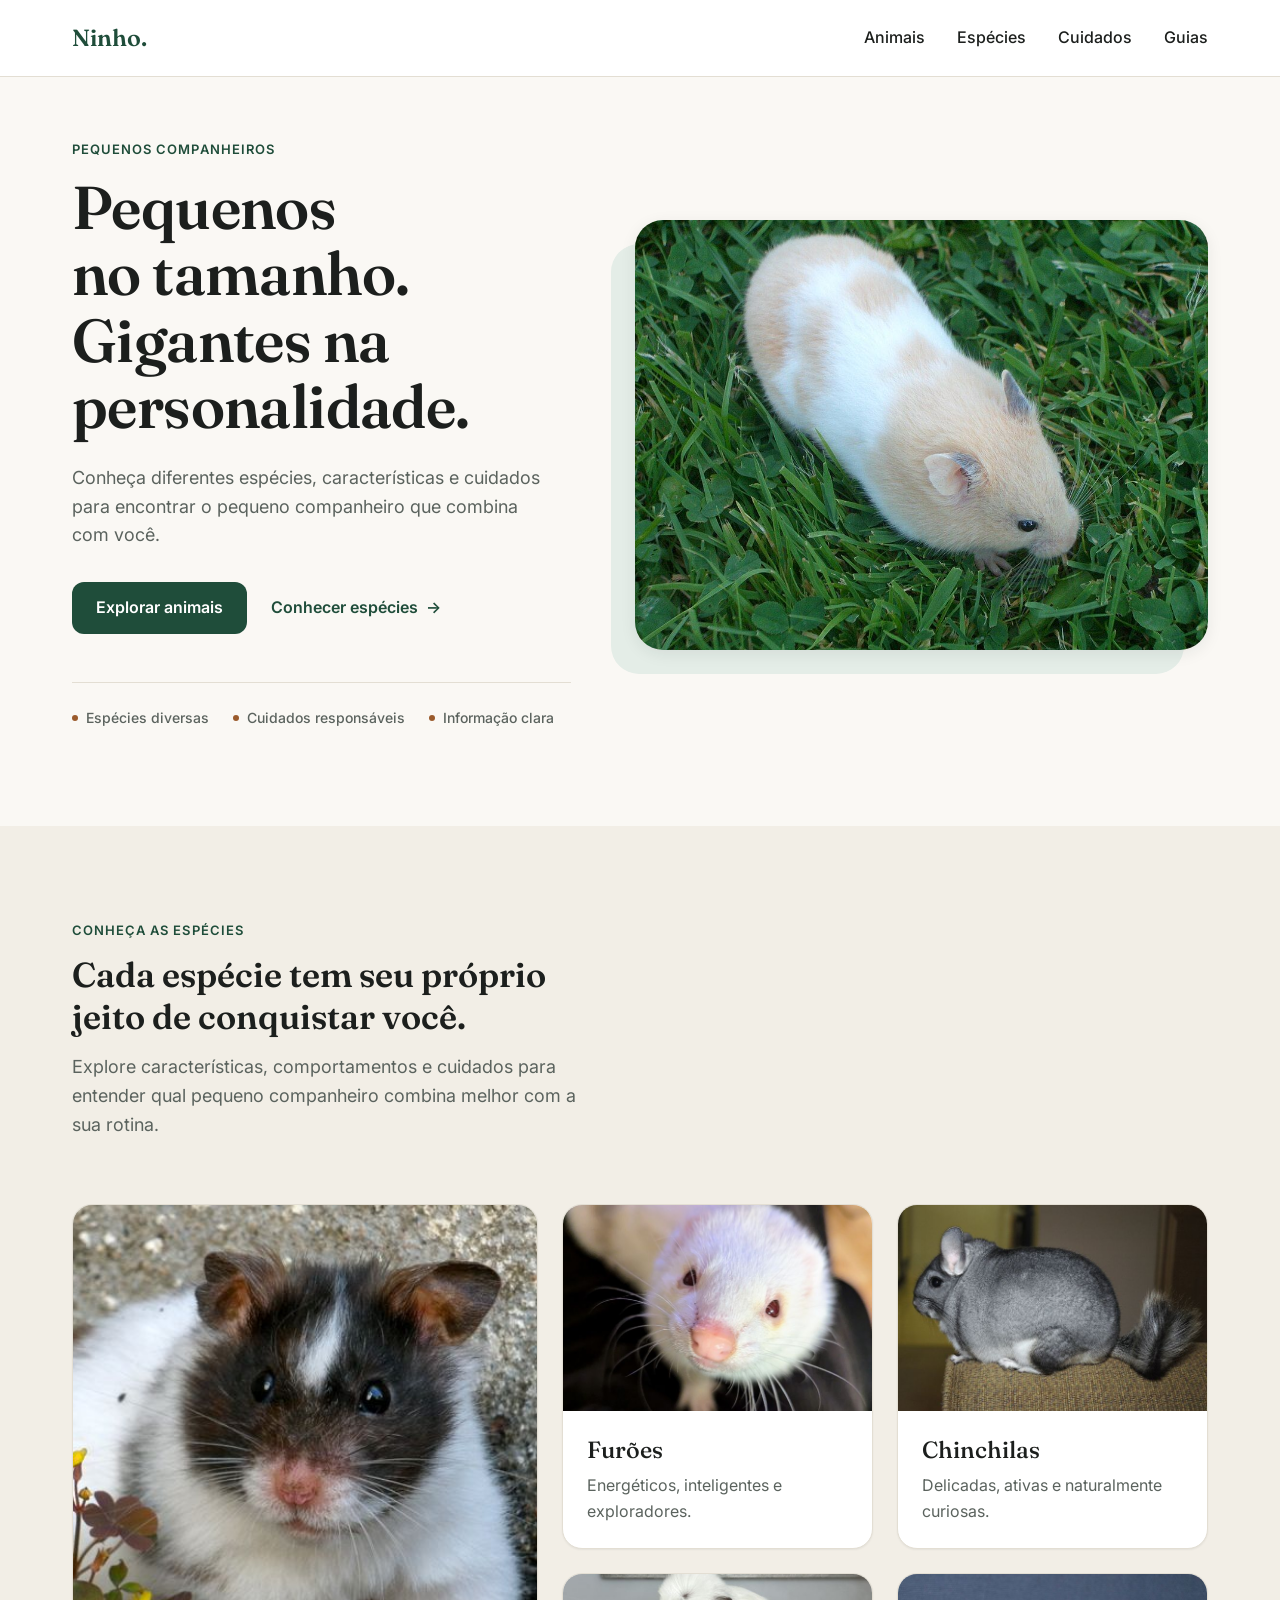
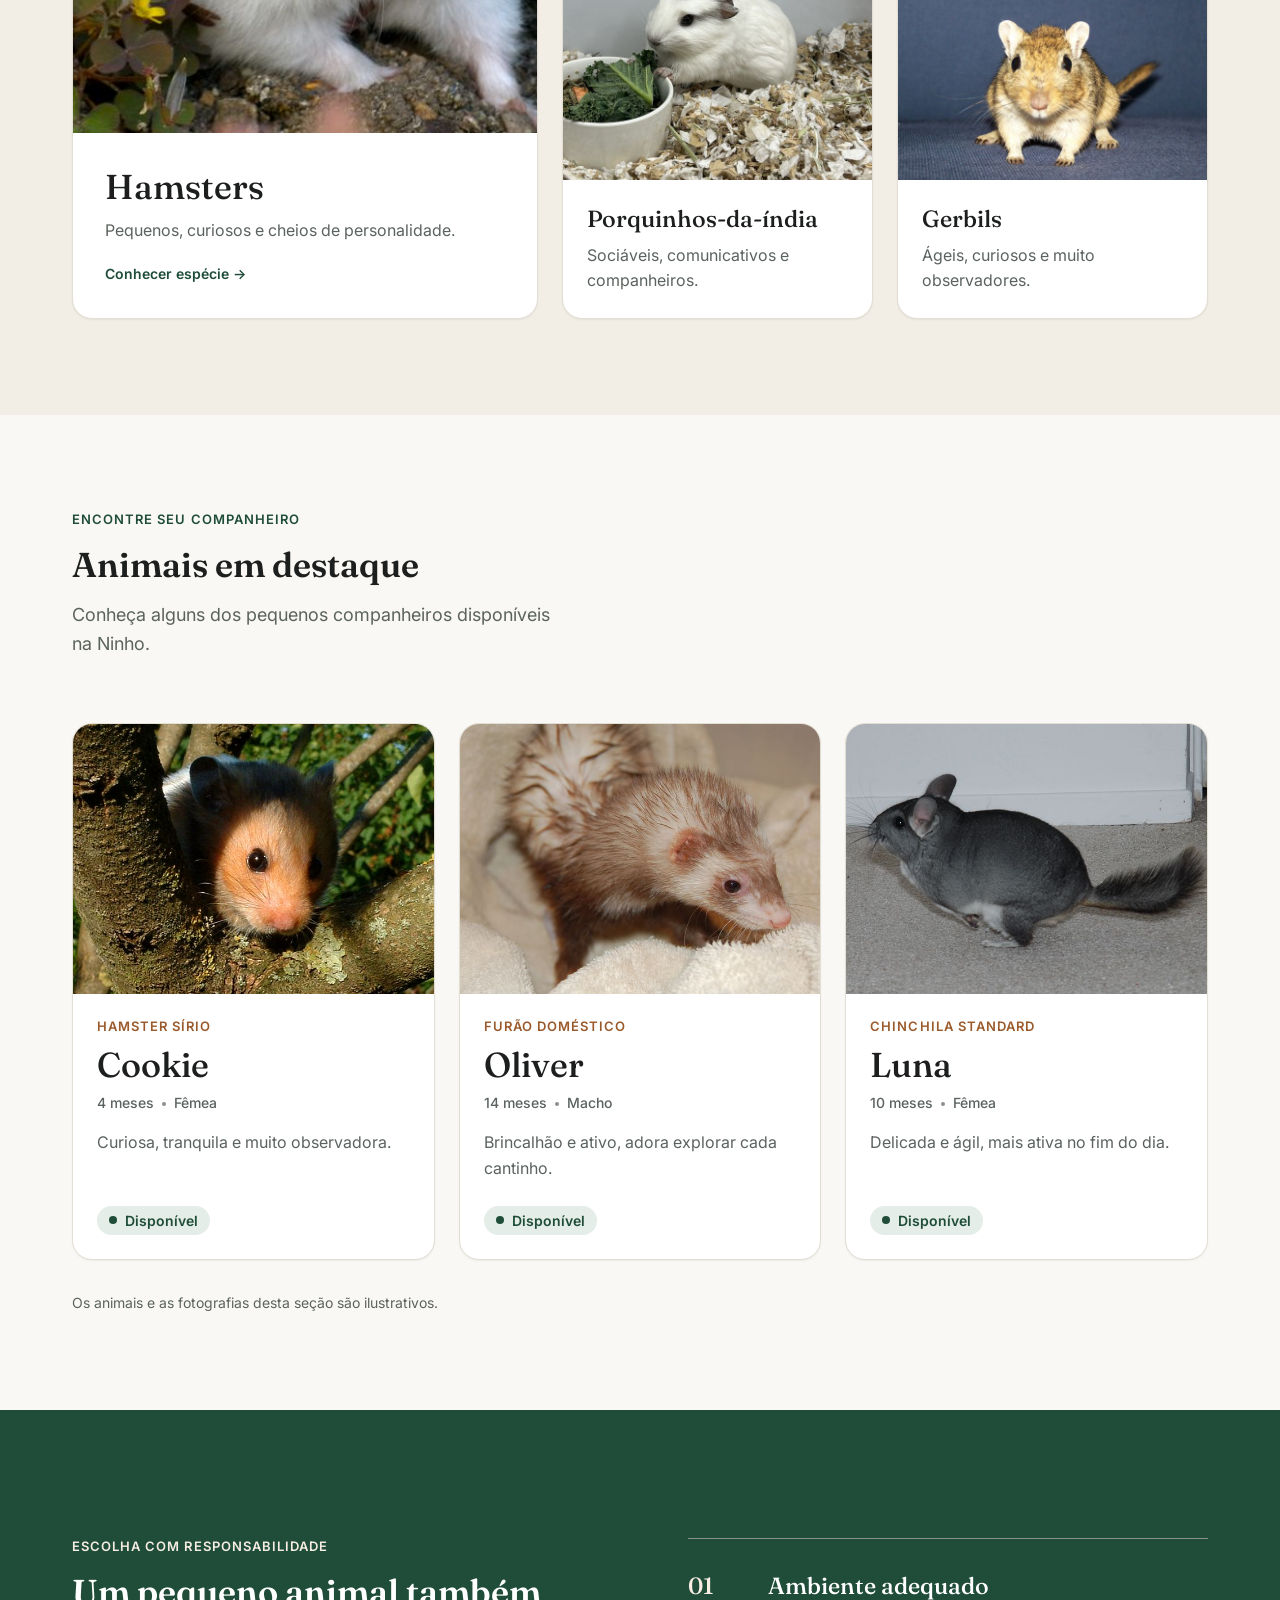
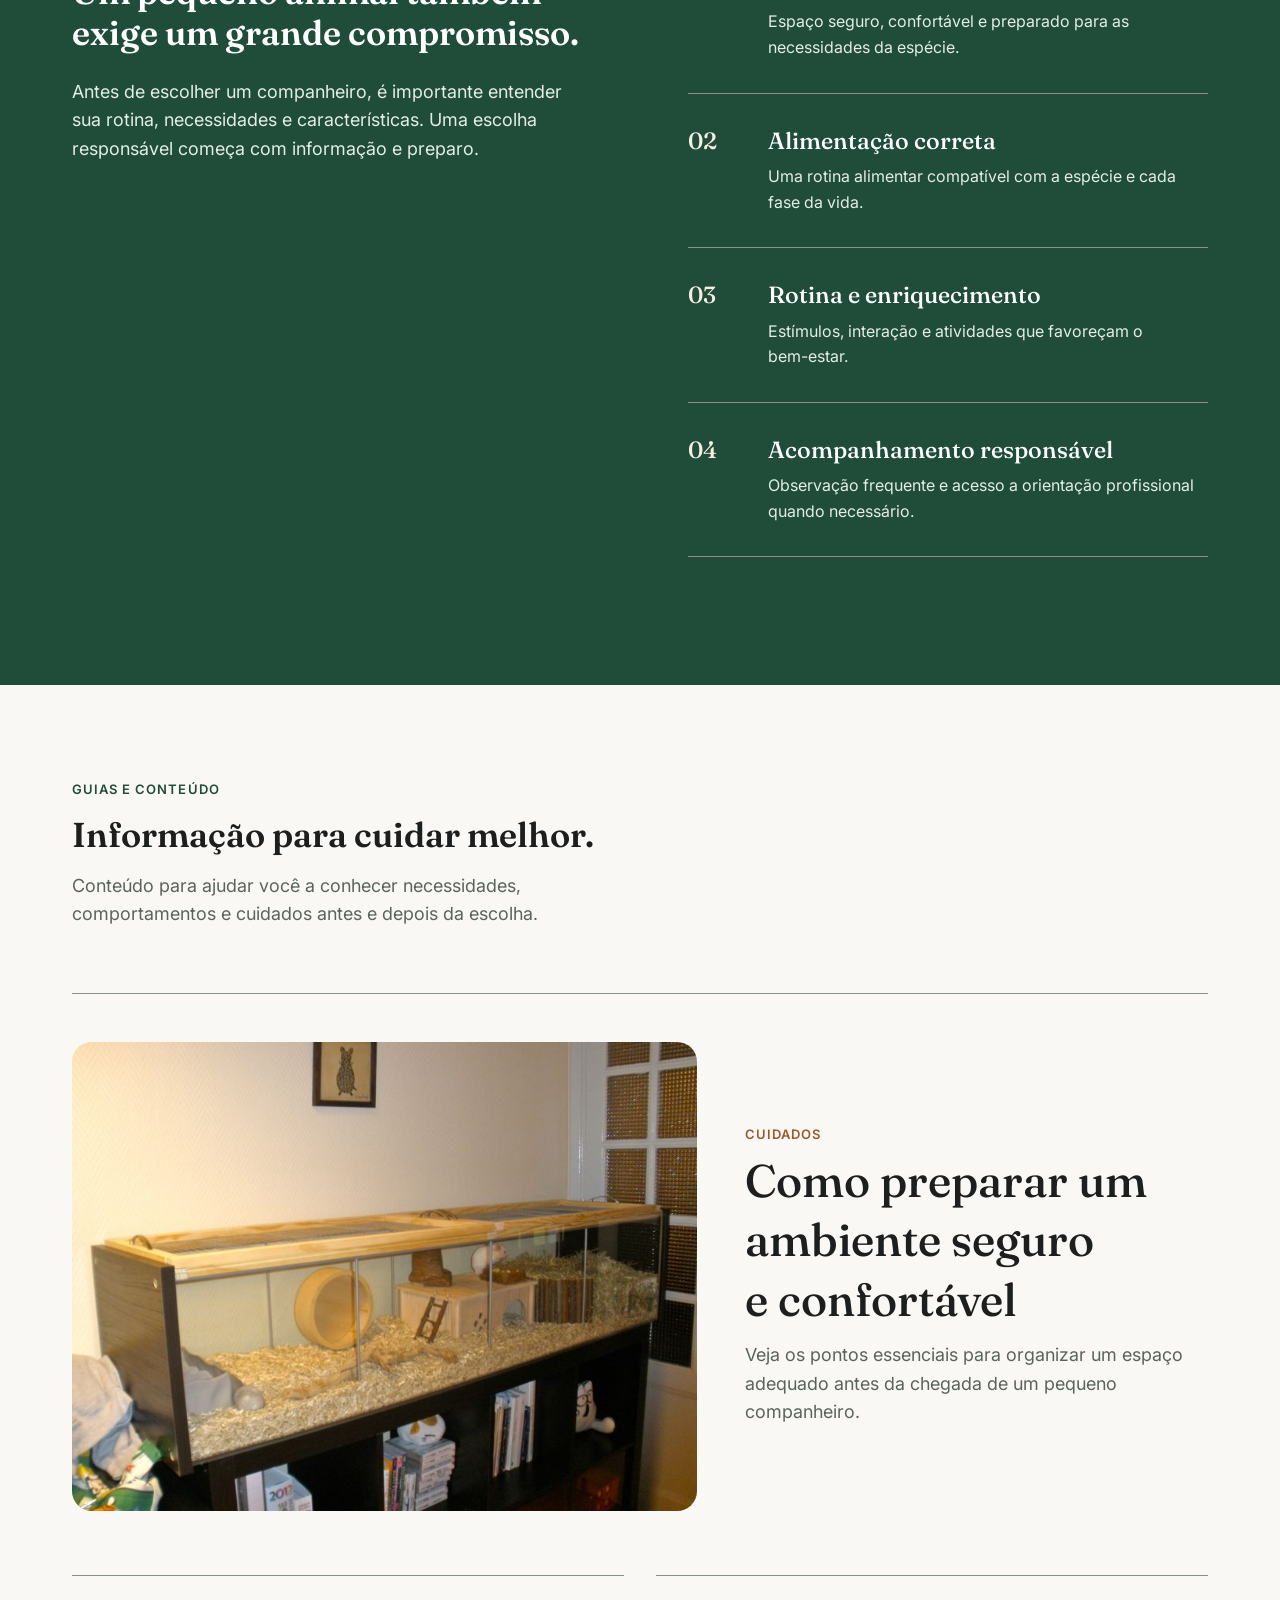
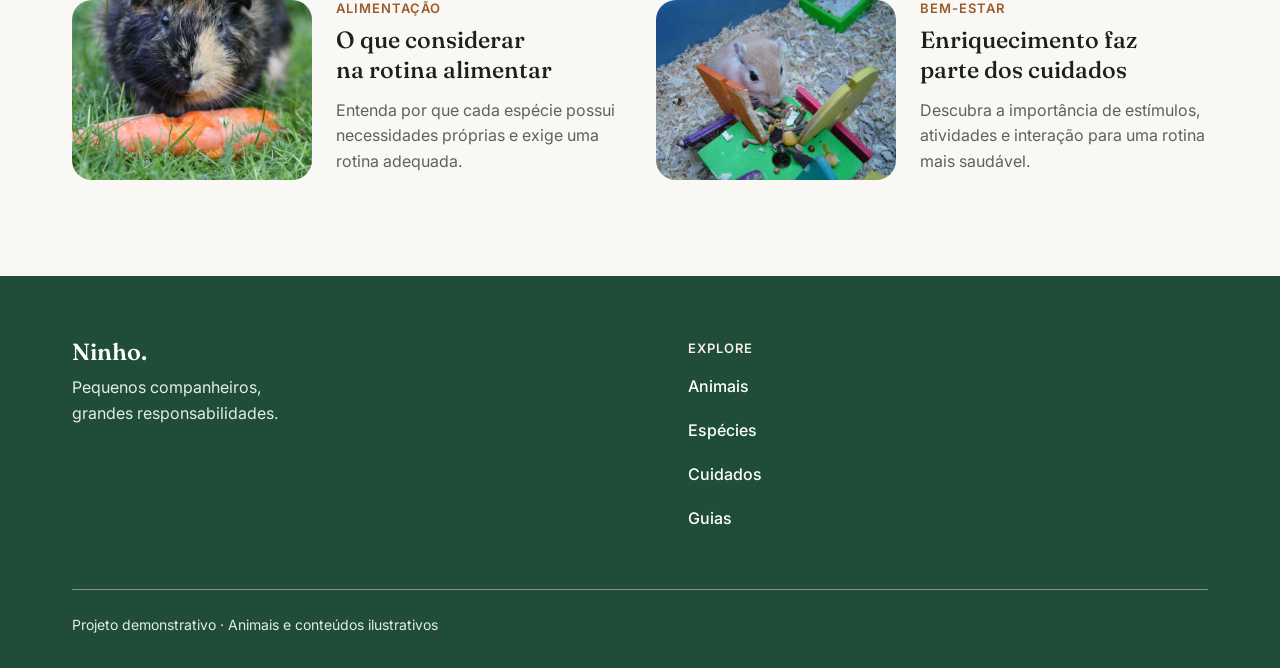
<file: index.html>
<!DOCTYPE html>
<html lang="pt-BR">
<head>
  <meta charset="UTF-8">
  <meta name="viewport" content="width=device-width, initial-scale=1">
  <title>Ninho | Espécies e cuidados de pequenos animais</title>
  <meta name="description" content="Conheça pequenos animais como hamsters, furões, chinchilas, gerbils e porquinhos-da-índia: espécies, características e cuidados em um só lugar.">
  <link rel="icon" href="assets/favicon.svg" type="image/svg+xml">

  <!-- Fontes -->
  <link rel="preconnect" href="https://fonts.googleapis.com">
  <link rel="preconnect" href="https://fonts.gstatic.com" crossorigin>
  <link rel="stylesheet" href="https://fonts.googleapis.com/css2?family=Fraunces:wght@500;600&family=Inter:wght@400;500;600&display=swap">

  <!-- Estilos -->
  <link rel="stylesheet" href="css/variables.css">
  <link rel="stylesheet" href="css/reset.css">
  <link rel="stylesheet" href="css/base.css">
  <link rel="stylesheet" href="css/components/navbar.css">
  <link rel="stylesheet" href="css/components/hero.css">
  <link rel="stylesheet" href="css/components/species.css">
  <link rel="stylesheet" href="css/components/featured-animals.css">
  <link rel="stylesheet" href="css/components/responsible-care.css">
  <link rel="stylesheet" href="css/components/guides.css">
  <link rel="stylesheet" href="css/components/footer.css">
</head>
<body>
  <a class="skip-link" href="#main-content">Pular para o conteúdo</a>

  <header class="navbar">
    <div class="navbar__inner">
      <a class="navbar__brand" href="#hero">Ninho.</a>

      <button class="navbar__menu-button" type="button" aria-label="Abrir menu" aria-expanded="false" aria-controls="navbar-menu" hidden>
        <span class="navbar__menu-icon" aria-hidden="true"></span>
      </button>

      <nav class="navbar__nav" id="navbar-menu" aria-label="Navegação principal">
        <ul class="navbar__list">
          <li><a class="navbar__link" href="#animais-em-destaque">Animais</a></li>
          <li><a class="navbar__link" href="#especies">Espécies</a></li>
          <li><a class="navbar__link" href="#cuidado-e-responsabilidade">Cuidados</a></li>
          <li><a class="navbar__link" href="#guias">Guias</a></li>
        </ul>
      </nav>
    </div>
  </header>

  <main id="main-content" tabindex="-1">
    <section id="hero" class="hero" aria-labelledby="hero-titulo">
      <div class="hero__inner">
        <div class="hero__content">
          <p class="hero__eyebrow">Pequenos companheiros</p>
          <h1 id="hero-titulo" class="hero__title">Pequenos no tamanho. Gigantes na personalidade.</h1>
          <p class="hero__description">Conheça diferentes espécies, características e cuidados para encontrar o pequeno companheiro que combina com você.</p>

          <div class="hero__actions">
            <a class="hero__primary-action" href="#animais-em-destaque">Explorar animais</a>
            <a class="hero__secondary-action" href="#especies">Conhecer espécies <span class="hero__secondary-arrow" aria-hidden="true">→</span></a>
          </div>

          <ul class="hero__highlights">
            <li>Espécies diversas</li>
            <li>Cuidados responsáveis</li>
            <li>Informação clara</li>
          </ul>
        </div>

        <div class="hero__media">
          <!-- Foto: "Hamster im Gras", autor Tux, Wikimedia Commons, domínio público (PD-self). https://commons.wikimedia.org/wiki/File:Hamster_im_Gras.jpg -->
          <img
            class="hero__image"
            src="assets/images/hamster-hero.jpg"
            srcset="assets/images/hamster-hero-960.jpg 960w, assets/images/hamster-hero.jpg 1600w"
            sizes="(min-width: 1024px) 575px, (min-width: 768px) 50vw, 100vw"
            width="1600"
            height="1200"
            alt="Hamster de pelagem creme e branca, visto de cima, caminhando sobre a grama."
            fetchpriority="high">
        </div>
      </div>
    </section>

    <section id="especies" class="species" aria-labelledby="especies-titulo">
      <div class="species__inner">
        <header class="species__header">
          <p class="species__eyebrow">Conheça as espécies</p>
          <h2 id="especies-titulo" class="species__title">Cada espécie tem seu próprio jeito de conquistar você.</h2>
          <p class="species__description">Explore características, comportamentos e cuidados para entender qual pequeno companheiro combina melhor com a sua rotina.</p>
        </header>

        <!--
          Só Hamsters tem página publicada, então só esse card é um link. Os demais são informativos e não mostram "Conhecer espécie".

          Fotos (Wikimedia Commons):
          - Hamsters: "Hamster in the yard", Lo (https://www.flickr.com/photos/milkyfactory/6001485804/), CC0. https://commons.wikimedia.org/wiki/File:Hamster_in_the_yard.jpg
          - Furões: "White Ferret with pink snout", Electo84, CC0. https://commons.wikimedia.org/wiki/File:White_Ferret_with_pink_snout.jpg
          - Chinchilas: "Chinchilla lanigera1", Trurl66, domínio público. https://commons.wikimedia.org/wiki/File:Chinchilla_lanigera1.jpg
          - Porquinhos-da-índia: "Guinea pig with a tonsure", ArtemisiaGentileschiFan, CC0. https://commons.wikimedia.org/wiki/File:Guinea_pig_with_a_tonsure.jpg
          - Gerbils: "Meriones unguiculatus-front", Pacos (Wikipédia polonesa), domínio público. https://commons.wikimedia.org/wiki/File:Meriones_unguiculatus-front.jpg
          As imagens foram apenas recortadas (4:3) e redimensionadas.
        -->
        <ul class="species__grid">
          <li class="species-card species-card--featured species-card--linked">
            <div class="species-card__media">
              <img
                class="species-card__image"
                src="assets/images/species/hamster.jpg"
                srcset="assets/images/species/hamster-640.jpg 640w, assets/images/species/hamster.jpg 1200w"
                sizes="(min-width: 1024px) 466px, 100vw"
                width="1200"
                height="900"
                loading="lazy"
                decoding="async"
                alt="Hamster de pelagem branca e preta, com uma listra branca na testa, entre pedras e pequenas flores amarelas.">
            </div>
            <a class="species-card__content species-card__link" href="especies/hamsters/">
              <h3 class="species-card__name">Hamsters</h3>
              <p class="species-card__description">Pequenos, curiosos e cheios de personalidade.</p>
              <p class="species-card__action">Conhecer espécie <span aria-hidden="true">→</span></p>
            </a>
          </li>

          <li class="species-card">
            <div class="species-card__media">
              <img
                class="species-card__image"
                src="assets/images/species/ferret.jpg"
                srcset="assets/images/species/ferret-640.jpg 640w, assets/images/species/ferret.jpg 1200w"
                sizes="(min-width: 1024px) 311px, (min-width: 768px) 50vw, 100vw"
                width="1200"
                height="900"
                loading="lazy"
                decoding="async"
                alt="Furão branco de focinho rosado olhando para cima, em direção à câmera.">
            </div>
            <div class="species-card__content">
              <h3 class="species-card__name">Furões</h3>
              <p class="species-card__description">Energéticos, inteligentes e exploradores.</p>
            </div>
          </li>

          <li class="species-card">
            <div class="species-card__media">
              <img
                class="species-card__image"
                src="assets/images/species/chinchilla.jpg"
                srcset="assets/images/species/chinchilla-640.jpg 640w, assets/images/species/chinchilla.jpg 1200w"
                sizes="(min-width: 1024px) 311px, (min-width: 768px) 50vw, 100vw"
                width="1200"
                height="900"
                loading="lazy"
                decoding="async"
                alt="Chinchila cinza vista de perfil, com a cauda peluda, sobre o braço de um sofá.">
            </div>
            <div class="species-card__content">
              <h3 class="species-card__name">Chinchilas</h3>
              <p class="species-card__description">Delicadas, ativas e naturalmente curiosas.</p>
            </div>
          </li>

          <li class="species-card">
            <div class="species-card__media">
              <img
                class="species-card__image"
                src="assets/images/species/guinea-pig.jpg"
                srcset="assets/images/species/guinea-pig-640.jpg 640w, assets/images/species/guinea-pig.jpg 1200w"
                sizes="(min-width: 1024px) 311px, (min-width: 768px) 50vw, 100vw"
                width="1200"
                height="900"
                loading="lazy"
                decoding="async"
                alt="Porquinho-da-índia branco ao lado de uma tigela com folhas verdes.">
            </div>
            <div class="species-card__content">
              <h3 class="species-card__name">Porquinhos-da-índia</h3>
              <p class="species-card__description">Sociáveis, comunicativos e companheiros.</p>
            </div>
          </li>

          <li class="species-card">
            <div class="species-card__media">
              <img
                class="species-card__image"
                src="assets/images/species/gerbil.jpg"
                srcset="assets/images/species/gerbil-640.jpg 640w, assets/images/species/gerbil.jpg 1200w"
                sizes="(min-width: 1024px) 311px, (min-width: 768px) 50vw, 100vw"
                width="1200"
                height="900"
                loading="lazy"
                decoding="async"
                alt="Gerbil de frente, apoiado nas patas sobre um tecido azul, com as orelhas erguidas.">
            </div>
            <div class="species-card__content">
              <h3 class="species-card__name">Gerbils</h3>
              <p class="species-card__description">Ágeis, curiosos e muito observadores.</p>
            </div>
          </li>
        </ul>
      </div>
    </section>

    <section id="animais-em-destaque" class="featured-animals" aria-labelledby="animais-em-destaque-titulo">
      <div class="featured-animals__inner">
        <header class="featured-animals__header">
          <p class="featured-animals__eyebrow">Encontre seu companheiro</p>
          <h2 id="animais-em-destaque-titulo">Animais em destaque</h2>
          <p class="featured-animals__description">Conheça alguns dos pequenos companheiros disponíveis na Ninho.</p>
        </header>

        <!--
          Os cards são renderizados por js/featured-animals.js a partir de data/animals.json (registros com featured: true).
          Só viram link os animais com página publicada (getAnimalPagePath, em js/animal-utils.js); os demais são estáticos.

          Fotos ilustrativas (Wikimedia Commons), apenas recortadas (4:3) e redimensionadas:
          - Cookie: "Hamster In A Tree", Uwe Jelting, CC0 (importada do 500px pelo Archive Team). https://commons.wikimedia.org/wiki/File:Hamster_In_A_Tree_(184178955).jpeg
          - Oliver: "FerretAfterShower", Jeff Weiss, domínio público (PD-self). https://commons.wikimedia.org/wiki/File:FerretAfterShower.jpg
          - Luna: "RunningChin", Trurl66, domínio público (PD-user-en). https://commons.wikimedia.org/wiki/File:RunningChin.jpg
        -->
        <p class="featured-animals__message" id="featured-animals-status" role="status" hidden></p>
        <ul class="featured-animals__grid" id="featured-animals-list" aria-busy="true" hidden></ul>
        <noscript>
          <p class="featured-animals__message">Ative o JavaScript para ver os animais em destaque.</p>
        </noscript>

        <p class="featured-animals__note">Os animais e as fotografias desta seção são ilustrativos.</p>
      </div>
    </section>

    <section id="cuidado-e-responsabilidade" class="responsible-care" aria-labelledby="cuidado-e-responsabilidade-titulo">
      <div class="responsible-care__inner">
        <div class="responsible-care__intro">
          <p class="responsible-care__eyebrow">Escolha com responsabilidade</p>
          <h2 id="cuidado-e-responsabilidade-titulo" class="responsible-care__title">Um pequeno animal também exige um grande compromisso.</h2>
          <p class="responsible-care__description">Antes de escolher um companheiro, é importante entender sua rotina, necessidades e características. Uma escolha responsável começa com informação e preparo.</p>
        </div>

        <ul class="responsible-care__list">
          <li class="responsible-care__item">
            <span class="responsible-care__number" aria-hidden="true">01</span>
            <div>
              <h3 class="responsible-care__item-title">Ambiente adequado</h3>
              <p class="responsible-care__item-description">Espaço seguro, confortável e preparado para as necessidades da espécie.</p>
            </div>
          </li>
          <li class="responsible-care__item">
            <span class="responsible-care__number" aria-hidden="true">02</span>
            <div>
              <h3 class="responsible-care__item-title">Alimentação correta</h3>
              <p class="responsible-care__item-description">Uma rotina alimentar compatível com a espécie e cada fase da vida.</p>
            </div>
          </li>
          <li class="responsible-care__item">
            <span class="responsible-care__number" aria-hidden="true">03</span>
            <div>
              <h3 class="responsible-care__item-title">Rotina e enriquecimento</h3>
              <p class="responsible-care__item-description">Estímulos, interação e atividades que favoreçam o bem-estar.</p>
            </div>
          </li>
          <li class="responsible-care__item">
            <span class="responsible-care__number" aria-hidden="true">04</span>
            <div>
              <h3 class="responsible-care__item-title">Acompanhamento responsável</h3>
              <p class="responsible-care__item-description">Observação frequente e acesso a orientação profissional quando necessário.</p>
            </div>
          </li>
        </ul>
      </div>
    </section>

    <section id="guias" class="guides" aria-labelledby="guias-titulo">
      <div class="guides__inner">
        <header class="guides__header">
          <p class="guides__eyebrow">Guias e conteúdo</p>
          <h2 id="guias-titulo" class="guides__title">Informação para cuidar melhor.</h2>
          <p class="guides__description">Conteúdo para ajudar você a conhecer necessidades, comportamentos e cuidados antes e depois da escolha.</p>
        </header>

        <!--
          Guias editoriais de exemplo: não há páginas de artigo, por isso os guias não são links.

          Fotos ilustrativas (Wikimedia Commons), apenas recortadas (4:3) e redimensionadas:
          - Cuidados: "Finished hamster habitat project", Lo (https://www.flickr.com/photos/milkyfactory/6002740241/), CC0. https://commons.wikimedia.org/wiki/File:Finished_hamster_habitat_project.jpg
          - Alimentação: "A Guinea pig and its carrot", Kuli, CC0. https://commons.wikimedia.org/wiki/File:A_Guinea_pig_and_its_carrot.jpg
          - Bem-estar: "Gerbil ready to start eating", Maniago, domínio público (PD-self). https://commons.wikimedia.org/wiki/File:Gerbil_ready_to_start_eating.JPG
        -->
        <div class="guides__grid">
          <article class="guide-card guide-card--featured">
            <div class="guide-card__media">
              <img
                class="guide-card__image"
                src="assets/images/guides/environment.jpg"
                srcset="assets/images/guides/environment-800.jpg 800w, assets/images/guides/environment.jpg 1600w"
                sizes="(min-width: 1024px) 640px, 100vw"
                width="1600"
                height="1200"
                loading="lazy"
                decoding="async"
                alt="Habitat amplo para pequenos roedores, com casinhas de madeira, uma rampa e cama de maravalha, instalado em uma sala.">
            </div>
            <div class="guide-card__content">
              <p class="guide-card__category">Cuidados</p>
              <h3 class="guide-card__title">Como preparar um ambiente seguro e confortável</h3>
              <p class="guide-card__description">Veja os pontos essenciais para organizar um espaço adequado antes da chegada de um pequeno companheiro.</p>
            </div>
          </article>

          <article class="guide-card">
            <div class="guide-card__media">
              <img
                class="guide-card__image"
                src="assets/images/guides/food.jpg"
                srcset="assets/images/guides/food-640.jpg 640w, assets/images/guides/food.jpg 1200w"
                sizes="(min-width: 1024px) 320px, (min-width: 768px) 50vw, 100vw"
                width="1200"
                height="900"
                loading="lazy"
                decoding="async"
                alt="Porquinho-da-índia comendo uma cenoura sobre a grama.">
            </div>
            <div class="guide-card__content">
              <p class="guide-card__category">Alimentação</p>
              <h3 class="guide-card__title">O que considerar na rotina alimentar</h3>
              <p class="guide-card__description">Entenda por que cada espécie possui necessidades próprias e exige uma rotina adequada.</p>
            </div>
          </article>

          <article class="guide-card">
            <div class="guide-card__media">
              <img
                class="guide-card__image"
                src="assets/images/guides/enrichment.jpg"
                srcset="assets/images/guides/enrichment-640.jpg 640w, assets/images/guides/enrichment.jpg 1200w"
                sizes="(min-width: 1024px) 320px, (min-width: 768px) 50vw, 100vw"
                width="1200"
                height="900"
                loading="lazy"
                decoding="async"
                alt="Gerbil de pelagem clara junto a brinquedos coloridos de madeira, em meio à cama de maravalha.">
            </div>
            <div class="guide-card__content">
              <p class="guide-card__category">Bem-estar</p>
              <h3 class="guide-card__title">Enriquecimento faz parte dos cuidados</h3>
              <p class="guide-card__description">Descubra a importância de estímulos, atividades e interação para uma rotina mais saudável.</p>
            </div>
          </article>
        </div>
      </div>
    </section>
  </main>

  <footer class="site-footer">
    <div class="site-footer__inner">
      <div class="site-footer__top">
        <div class="site-footer__about">
          <p class="site-footer__brand">Ninho.</p>
          <p class="site-footer__tagline">Pequenos companheiros, grandes responsabilidades.</p>
        </div>

        <nav class="site-footer__nav" aria-label="Navegação do rodapé">
          <h2 class="site-footer__nav-title">Explore</h2>
          <ul class="site-footer__nav-list">
            <li><a class="site-footer__nav-link" href="#animais-em-destaque">Animais</a></li>
            <li><a class="site-footer__nav-link" href="#especies">Espécies</a></li>
            <li><a class="site-footer__nav-link" href="#cuidado-e-responsabilidade">Cuidados</a></li>
            <li><a class="site-footer__nav-link" href="#guias">Guias</a></li>
          </ul>
        </nav>
      </div>

      <div class="site-footer__bottom">
        <p class="site-footer__note">Projeto demonstrativo · Animais e conteúdos ilustrativos</p>
      </div>
    </div>
  </footer>
  <script src="js/navbar.js"></script>
  <script type="module" src="js/featured-animals.js"></script>
</body>
</html>
</file>
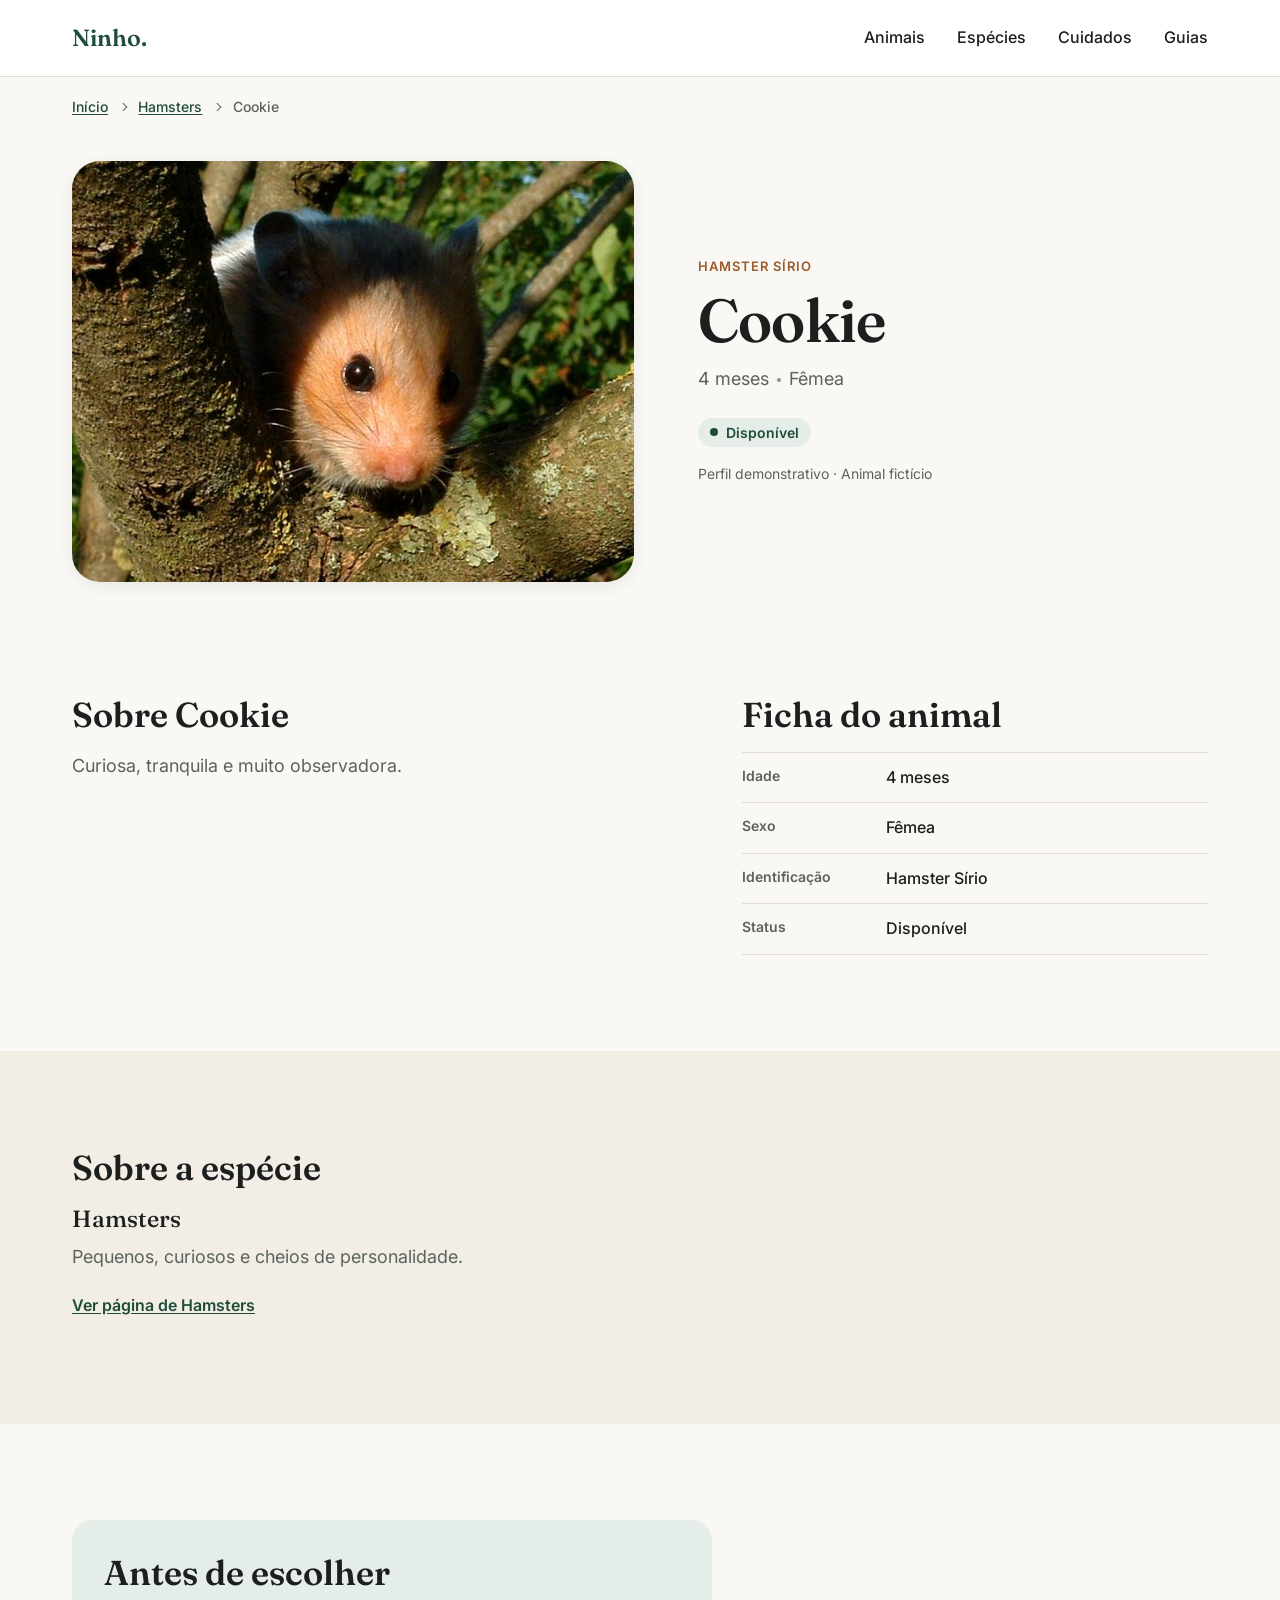
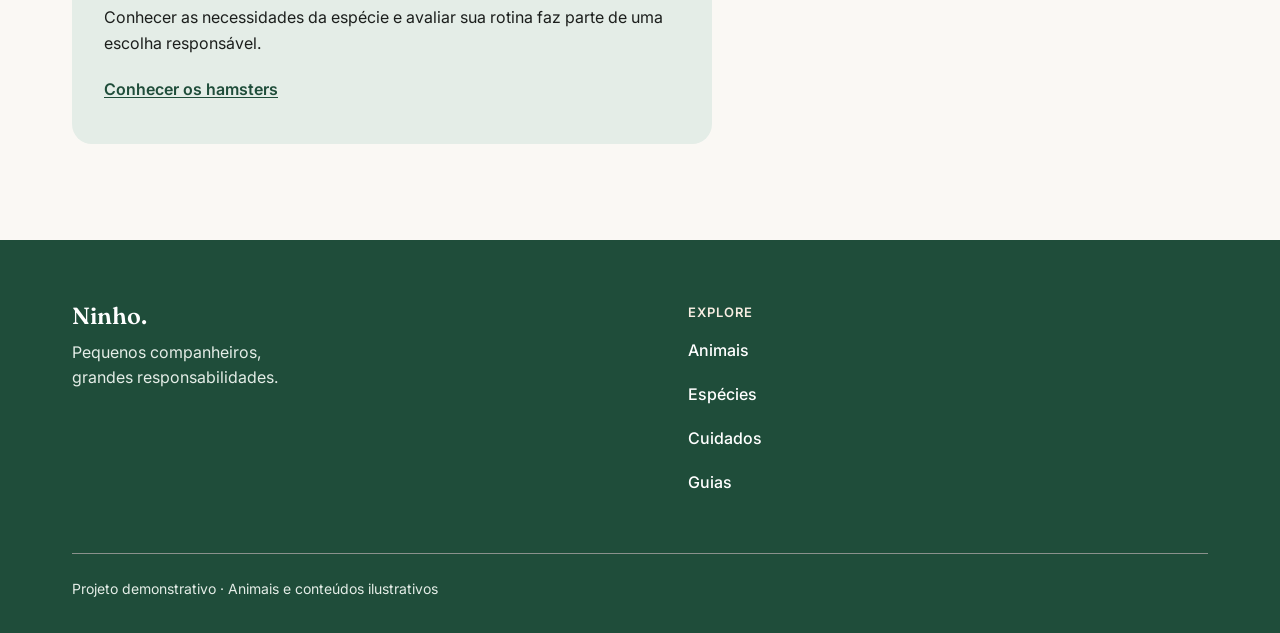
<file: animais/cookie/index.html>
<!DOCTYPE html>
<html lang="pt-BR">
<head>
  <meta charset="UTF-8">
  <meta name="viewport" content="width=device-width, initial-scale=1">
  <title>Cookie | Ninho</title>
  <meta name="description" content="Conheça Cookie e acesse informações relacionadas à espécie para uma escolha responsável.">
  <link rel="icon" href="../../assets/favicon.svg" type="image/svg+xml">

  <!-- Fontes -->
  <link rel="preconnect" href="https://fonts.googleapis.com">
  <link rel="preconnect" href="https://fonts.gstatic.com" crossorigin>
  <link rel="stylesheet" href="https://fonts.googleapis.com/css2?family=Fraunces:wght@500;600&family=Inter:wght@400;500;600&display=swap">

  <!-- Estilos (esta página fica em animais/cookie/, dois níveis abaixo da raiz) -->
  <link rel="stylesheet" href="../../css/variables.css">
  <link rel="stylesheet" href="../../css/reset.css">
  <link rel="stylesheet" href="../../css/base.css">
  <link rel="stylesheet" href="../../css/components/navbar.css">
  <link rel="stylesheet" href="../../css/components/footer.css">
  <link rel="stylesheet" href="../../css/components/breadcrumb.css">
  <link rel="stylesheet" href="../../css/pages/animal-detail.css">
</head>
<body>
  <a class="skip-link" href="#main-content">Pular para o conteúdo</a>

  <header class="navbar">
    <div class="navbar__inner">
      <a class="navbar__brand" href="../../index.html">Ninho.</a>

      <button class="navbar__menu-button" type="button" aria-label="Abrir menu" aria-expanded="false" aria-controls="navbar-menu" hidden>
        <span class="navbar__menu-icon" aria-hidden="true"></span>
      </button>

      <nav class="navbar__nav" id="navbar-menu" aria-label="Navegação principal">
        <ul class="navbar__list">
          <li><a class="navbar__link" href="../../index.html#animais-em-destaque">Animais</a></li>
          <li><a class="navbar__link" href="../../index.html#especies">Espécies</a></li>
          <li><a class="navbar__link" href="../../index.html#cuidado-e-responsabilidade">Cuidados</a></li>
          <li><a class="navbar__link" href="../../index.html#guias">Guias</a></li>
        </ul>
      </nav>
    </div>
  </header>

  <main id="main-content" tabindex="-1">
    <nav class="breadcrumb" aria-label="Trilha de navegação">
      <ol class="breadcrumb__list">
        <li class="breadcrumb__item"><a class="breadcrumb__link" href="../../index.html">Início</a></li>
        <li class="breadcrumb__item"><a class="breadcrumb__link" href="../../especies/hamsters/">Hamsters</a></li>
        <li class="breadcrumb__item"><span class="breadcrumb__current" aria-current="page">Cookie</span></li>
      </ol>
    </nav>

    <!--
      Foto ilustrativa de Cookie (Wikimedia Commons), apenas recortada (4:3) e redimensionada:
      "Hamster In A Tree", Uwe Jelting, CC0 (importada do 500px pelo Archive Team). https://commons.wikimedia.org/wiki/File:Hamster_In_A_Tree_(184178955).jpeg
    -->

    <!-- Perfil: os dados de Cookie vêm de data/animals.json (localizado pelo slug da página) -->
    <section class="animal-profile" id="animal-profile" aria-labelledby="animal-title">
      <div class="animal-profile__inner">
        <div class="animal-profile__media" id="animal-media" hidden></div>

        <div class="animal-profile__info">
          <p class="animal-profile__label" id="animal-label" hidden></p>
          <h1 id="animal-title" class="animal-profile__title">Cookie</h1>
          <p class="animal-profile__meta" id="animal-meta" hidden></p>
          <p class="animal-profile__status" id="animal-status" hidden></p>
          <p class="animal-page__message" id="animal-message" role="status" hidden></p>
          <p class="animal-profile__note">Perfil demonstrativo · Animal fictício</p>
          <noscript>
            <p class="animal-page__message">Ative o JavaScript para ver a foto e os detalhes de Cookie.</p>
          </noscript>
        </div>
      </div>
    </section>

    <section class="animal-details" id="animal-details" aria-label="Detalhes de Cookie">
      <div class="animal-details__inner">
        <div class="animal-details__about">
          <h2>Sobre Cookie</h2>
          <p class="animal-details__description" id="animal-description" hidden></p>
        </div>

        <div class="animal-details__facts">
          <h2>Ficha do animal</h2>
          <dl class="animal-facts" id="animal-facts" hidden></dl>
        </div>
      </div>
    </section>

    <!-- Espécie: nome, resumo e endereço vêm de data/species.json (id igual ao campo species do animal) -->
    <section class="animal-species" aria-labelledby="animal-species-title">
      <div class="animal-species__inner">
        <h2 id="animal-species-title">Sobre a espécie</h2>
        <p class="animal-page__message" id="species-message" role="status" hidden></p>
        <div class="animal-species__content" id="species-content" hidden></div>
        <noscript>
          <p class="animal-page__message">Ative o JavaScript para ver as informações da espécie.</p>
        </noscript>
      </div>
    </section>

    <section class="animal-guidance" aria-labelledby="animal-guidance-title">
      <div class="animal-guidance__inner">
        <div class="animal-guidance__box">
          <h2 id="animal-guidance-title">Antes de escolher</h2>
          <p class="animal-guidance__text">Conhecer as necessidades da espécie e avaliar sua rotina faz parte de uma escolha responsável.</p>
          <a class="animal-guidance__link" href="../../especies/hamsters/">Conhecer os hamsters</a>
        </div>
      </div>
    </section>
  </main>

  <footer class="site-footer">
    <div class="site-footer__inner">
      <div class="site-footer__top">
        <div class="site-footer__about">
          <p class="site-footer__brand">Ninho.</p>
          <p class="site-footer__tagline">Pequenos companheiros, grandes responsabilidades.</p>
        </div>

        <nav class="site-footer__nav" aria-label="Navegação do rodapé">
          <h2 class="site-footer__nav-title">Explore</h2>
          <ul class="site-footer__nav-list">
            <li><a class="site-footer__nav-link" href="../../index.html#animais-em-destaque">Animais</a></li>
            <li><a class="site-footer__nav-link" href="../../index.html#especies">Espécies</a></li>
            <li><a class="site-footer__nav-link" href="../../index.html#cuidado-e-responsabilidade">Cuidados</a></li>
            <li><a class="site-footer__nav-link" href="../../index.html#guias">Guias</a></li>
          </ul>
        </nav>
      </div>

      <div class="site-footer__bottom">
        <p class="site-footer__note">Projeto demonstrativo · Animais e conteúdos ilustrativos</p>
      </div>
    </div>
  </footer>

  <script src="../../js/navbar.js"></script>
  <script type="module" src="../../js/animal-page.js"></script>
</body>
</html>
</file>
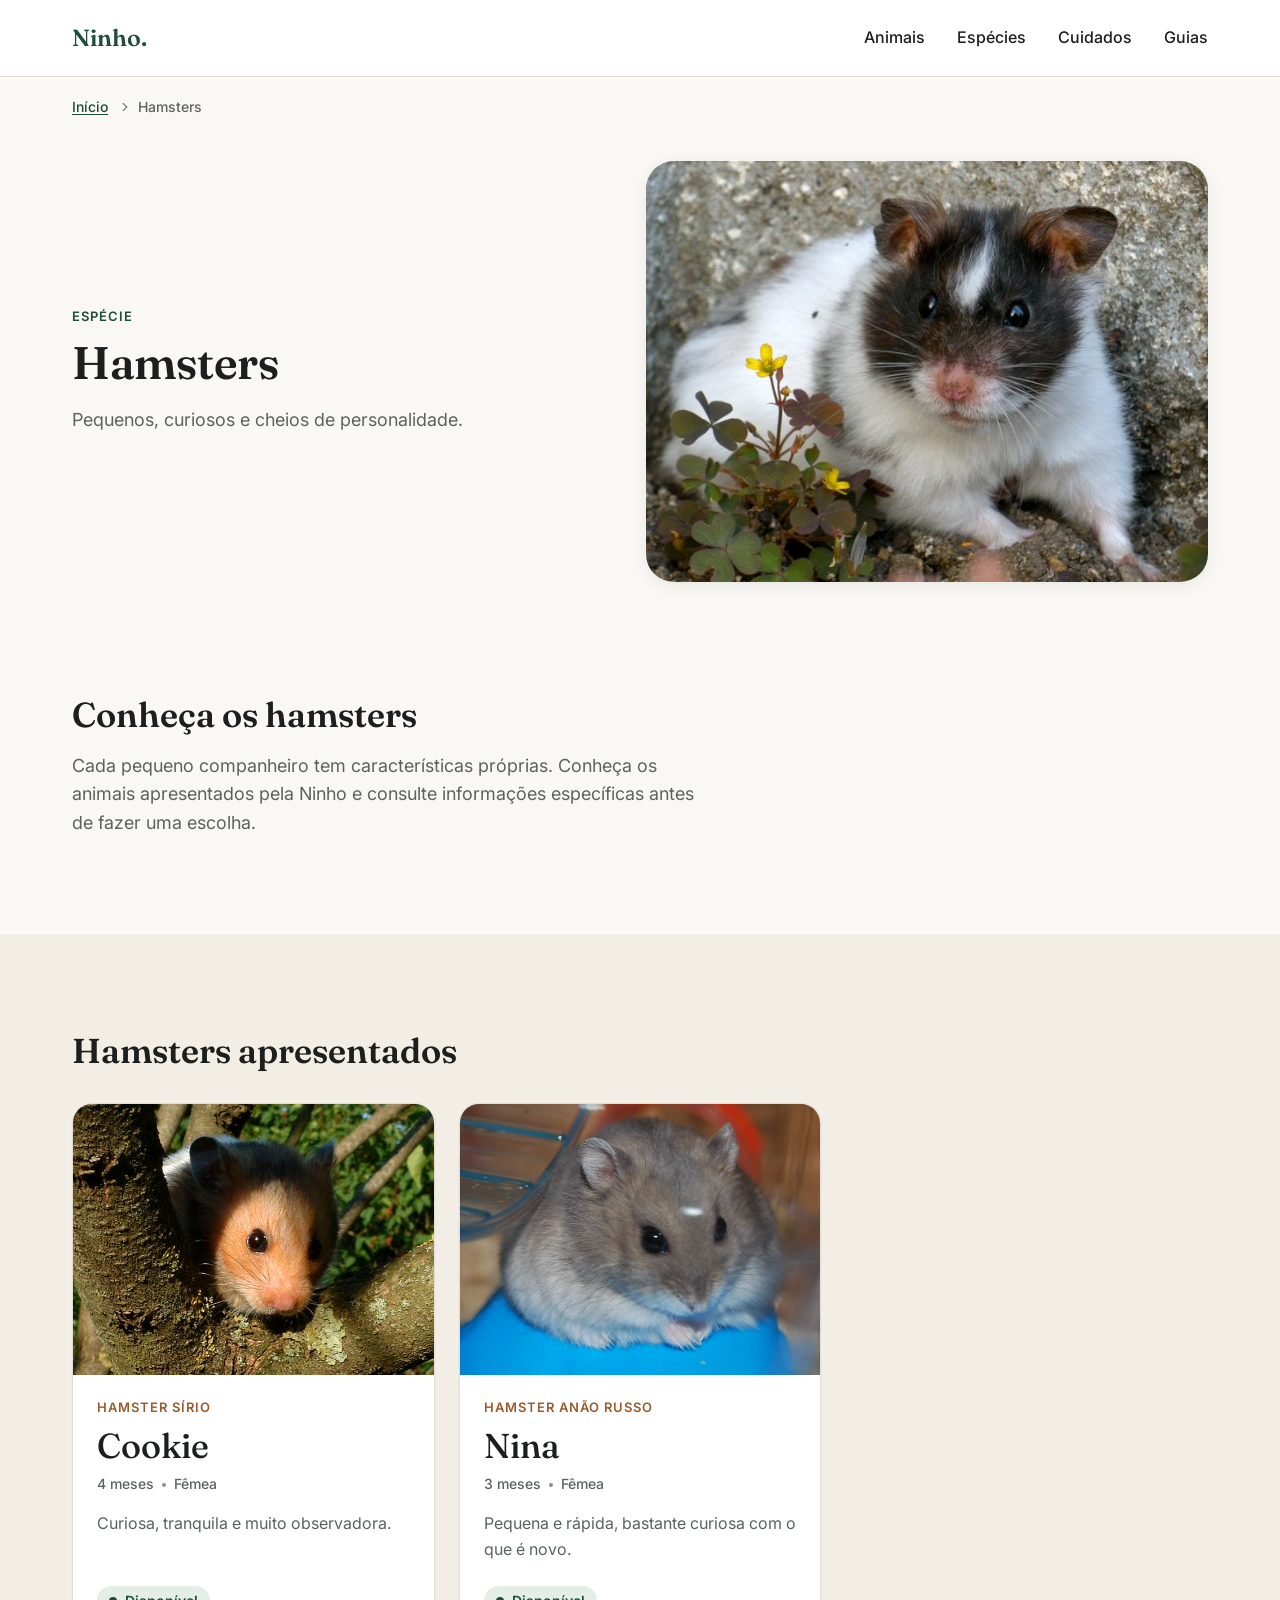
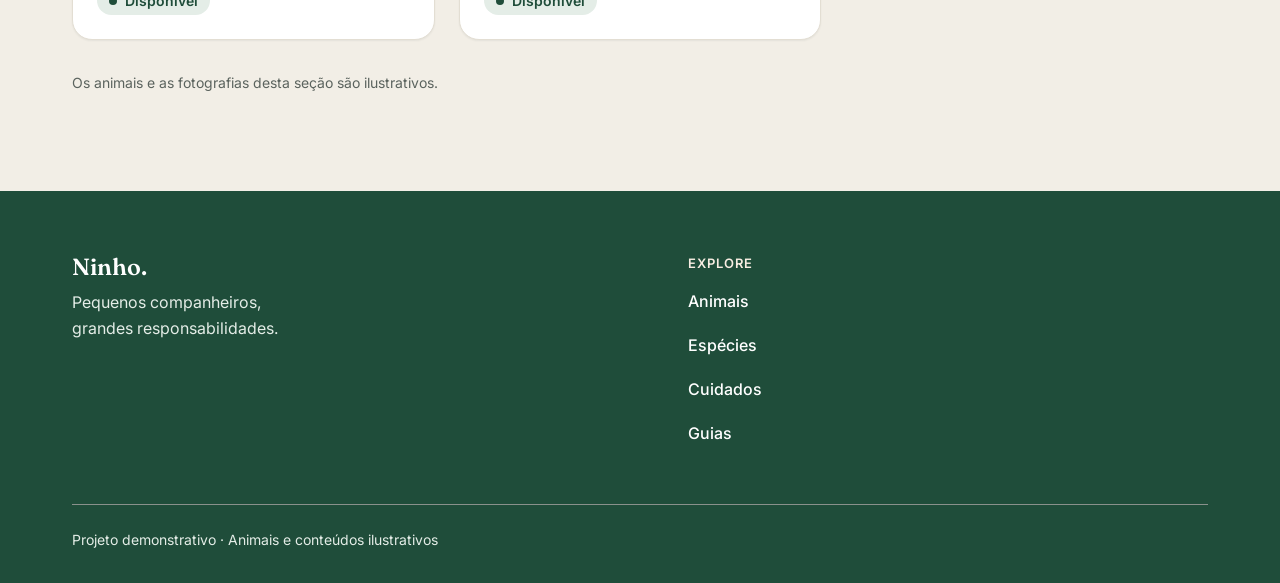
<file: especies/hamsters/index.html>
<!DOCTYPE html>
<html lang="pt-BR">
<head>
  <meta charset="UTF-8">
  <meta name="viewport" content="width=device-width, initial-scale=1">
  <title>Hamsters | Ninho</title>
  <meta name="description" content="Conheça os hamsters apresentados pela Ninho e encontre informações para fazer uma escolha responsável.">
  <link rel="icon" href="../../assets/favicon.svg" type="image/svg+xml">

  <!-- Fontes -->
  <link rel="preconnect" href="https://fonts.googleapis.com">
  <link rel="preconnect" href="https://fonts.gstatic.com" crossorigin>
  <link rel="stylesheet" href="https://fonts.googleapis.com/css2?family=Fraunces:wght@500;600&family=Inter:wght@400;500;600&display=swap">

  <!-- Estilos (esta página fica em especies/hamsters/, dois níveis abaixo da raiz) -->
  <link rel="stylesheet" href="../../css/variables.css">
  <link rel="stylesheet" href="../../css/reset.css">
  <link rel="stylesheet" href="../../css/base.css">
  <link rel="stylesheet" href="../../css/components/navbar.css">
  <link rel="stylesheet" href="../../css/components/featured-animals.css">
  <link rel="stylesheet" href="../../css/components/footer.css">
  <link rel="stylesheet" href="../../css/components/breadcrumb.css">
  <link rel="stylesheet" href="../../css/pages/species-detail.css">
</head>
<body>
  <a class="skip-link" href="#main-content">Pular para o conteúdo</a>

  <header class="navbar">
    <div class="navbar__inner">
      <a class="navbar__brand" href="../../index.html">Ninho.</a>

      <button class="navbar__menu-button" type="button" aria-label="Abrir menu" aria-expanded="false" aria-controls="navbar-menu" hidden>
        <span class="navbar__menu-icon" aria-hidden="true"></span>
      </button>

      <nav class="navbar__nav" id="navbar-menu" aria-label="Navegação principal">
        <ul class="navbar__list">
          <li><a class="navbar__link" href="../../index.html#animais-em-destaque">Animais</a></li>
          <li><a class="navbar__link" href="../../index.html#especies">Espécies</a></li>
          <li><a class="navbar__link" href="../../index.html#cuidado-e-responsabilidade">Cuidados</a></li>
          <li><a class="navbar__link" href="../../index.html#guias">Guias</a></li>
        </ul>
      </nav>
    </div>
  </header>

  <main id="main-content" tabindex="-1">
    <nav class="breadcrumb" aria-label="Trilha de navegação">
      <ol class="breadcrumb__list">
        <li class="breadcrumb__item"><a class="breadcrumb__link" href="../../index.html">Início</a></li>
        <li class="breadcrumb__item"><span class="breadcrumb__current" aria-current="page">Hamsters</span></li>
      </ol>
    </nav>

    <!-- Identidade da espécie: nome, resumo e imagem vêm de data/species.json (id "hamster") -->
    <section class="species-hero" id="species-hero" aria-labelledby="species-title">
      <div class="species-hero__inner">
        <div class="species-hero__content">
          <p class="species-hero__eyebrow">Espécie</p>
          <h1 id="species-title" class="species-hero__title">Hamsters</h1>
          <p class="species-hero__summary" id="species-summary" hidden></p>
          <noscript>
            <p class="species-page__message">Ative o JavaScript para ver o resumo e a foto desta espécie.</p>
          </noscript>
        </div>

        <div class="species-hero__media" id="species-media" hidden></div>
      </div>
    </section>

    <section class="species-intro" aria-labelledby="species-intro-title">
      <div class="species-intro__inner">
        <h2 id="species-intro-title">Conheça os hamsters</h2>
        <p class="species-intro__text">Cada pequeno companheiro tem características próprias. Conheça os animais apresentados pela Ninho e consulte informações específicas antes de fazer uma escolha.</p>
      </div>
    </section>

    <!--
      Fotos ilustrativas desta página (Wikimedia Commons). As versões locais foram apenas recortadas (4:3) e redimensionadas.
      - Espécie: "Hamster in the yard", Lo (https://www.flickr.com/photos/milkyfactory/6001485804/), CC0. https://commons.wikimedia.org/wiki/File:Hamster_in_the_yard.jpg
      - Cookie: "Hamster In A Tree", Uwe Jelting, CC0 (importada do 500px pelo Archive Team). https://commons.wikimedia.org/wiki/File:Hamster_In_A_Tree_(184178955).jpeg
      - Nina: "DjungarianHamster Diesel", Adamderesz, domínio público (PD-self). Origem: Wikimedia Commons, arquivo DjungarianHamster_Diesel.jpg. https://commons.wikimedia.org/wiki/File:DjungarianHamster_Diesel.jpg
        A versão local foi recortada para 4:3 e redimensionada.
    -->

    <!-- Animais de data/animals.json cujo campo species é "hamster". O campo breed é só um rótulo de exibição. -->
    <section class="species-animals" aria-labelledby="species-animals-title">
      <div class="species-animals__inner">
        <h2 id="species-animals-title">Hamsters apresentados</h2>

        <p class="species-page__message" id="species-animals-status" role="status" hidden></p>
        <ul class="species-animals__grid" id="species-animals-list" hidden></ul>
        <noscript>
          <p class="species-page__message">Ative o JavaScript para ver os hamsters apresentados.</p>
        </noscript>

        <p class="species-animals__note">Os animais e as fotografias desta seção são ilustrativos.</p>
      </div>
    </section>
  </main>

  <footer class="site-footer">
    <div class="site-footer__inner">
      <div class="site-footer__top">
        <div class="site-footer__about">
          <p class="site-footer__brand">Ninho.</p>
          <p class="site-footer__tagline">Pequenos companheiros, grandes responsabilidades.</p>
        </div>

        <nav class="site-footer__nav" aria-label="Navegação do rodapé">
          <h2 class="site-footer__nav-title">Explore</h2>
          <ul class="site-footer__nav-list">
            <li><a class="site-footer__nav-link" href="../../index.html#animais-em-destaque">Animais</a></li>
            <li><a class="site-footer__nav-link" href="../../index.html#especies">Espécies</a></li>
            <li><a class="site-footer__nav-link" href="../../index.html#cuidado-e-responsabilidade">Cuidados</a></li>
            <li><a class="site-footer__nav-link" href="../../index.html#guias">Guias</a></li>
          </ul>
        </nav>
      </div>

      <div class="site-footer__bottom">
        <p class="site-footer__note">Projeto demonstrativo · Animais e conteúdos ilustrativos</p>
      </div>
    </div>
  </footer>

  <script src="../../js/navbar.js"></script>
  <script type="module" src="../../js/species-page.js"></script>
</body>
</html>
</file>
<file: css/variables.css>
:root {
  /* Cores */
  --color-background: #FAF8F4;
  --color-surface: #FFFFFF;
  --color-surface-alt: #F2EEE6;
  --color-border: #E3DED3;
  --color-border-strong: #8A918C;
  --color-text: #1C1F1D;
  --color-text-muted: #5B635E;
  --color-primary: #1F4D3A;
  --color-primary-hover: #163A2B;
  --color-primary-soft: #E4EDE7;
  --color-on-primary: #FFFFFF;
  --color-accent: #9A5A2B;
  --color-accent-soft: #F7EDE2;
  --color-success: #2F7D4F;
  --color-danger: #B3261E;

  /* Tipografia */
  --font-heading: "Fraunces", Georgia, serif;
  --font-body: "Inter", system-ui, -apple-system, "Segoe UI", sans-serif;

  /* Tamanhos de texto (fluidos entre 360px e 1440px de viewport) */
  --text-display: clamp(2.5rem, 2rem + 2.222vw, 4rem);
  --text-h1: clamp(2rem, 1.667rem + 1.481vw, 3rem);
  --text-h2: clamp(1.625rem, 1.417rem + 0.926vw, 2.25rem);
  --text-h3: clamp(1.25rem, 1.167rem + 0.37vw, 1.5rem);
  --text-h4: 1.125rem;
  --text-body-lg: 1.125rem;
  --text-body: 1rem;
  --text-small: 0.875rem;
  --text-eyebrow: 0.8125rem;

  /* Espaçamentos */
  --space-1: 0.25rem;
  --space-2: 0.5rem;
  --space-3: 0.75rem;
  --space-4: 1rem;
  --space-5: 1.5rem;
  --space-6: 2rem;
  --space-7: 3rem;
  --space-8: 4rem;
  --space-9: 6rem;
  --space-10: 8rem;

  /* Bordas */
  --radius-sm: 0.5rem;
  --radius-md: 0.75rem;
  --radius-lg: 1.25rem;
  --radius-xl: 1.75rem;
  --radius-full: 999px;

  /* Sombras */
  --shadow-sm: 0 1px 2px rgba(22, 40, 32, 0.06);
  --shadow-md: 0 4px 16px rgba(22, 40, 32, 0.08);
  --shadow-lg: 0 12px 32px rgba(22, 40, 32, 0.12);

  /* Containers */
  --container-max: 75rem;
  --container-wide: 85rem;
  --container-narrow: 45rem;
  --gutter: 1rem;

  /* Animações */
  --duration-fast: 150ms;
  --duration-base: 250ms;
  --duration-slow: 400ms;
  --ease-standard: cubic-bezier(0.2, 0, 0, 1);
}

@media (min-width: 768px) {
  :root {
    --gutter: 1.5rem;
  }
}

@media (min-width: 1024px) {
  :root {
    --gutter: 2rem;
  }
}
</file>
<file: css/base.css>
/* Documento */
body {
  min-height: 100vh;
  font-family: var(--font-body);
  font-size: var(--text-body);
  line-height: 1.6;
  color: var(--color-text);
  background-color: var(--color-background);
}

/* Tipografia */
h1,
h2,
h3,
h4,
p {
  margin: 0;
}

h1,
h2,
h3 {
  font-family: var(--font-heading);
  text-wrap: balance;
}

h1 {
  font-size: var(--text-h1);
  font-weight: 600;
  line-height: 1.15;
  letter-spacing: -0.01em;
}

h2 {
  font-size: var(--text-h2);
  font-weight: 600;
  line-height: 1.2;
}

h3 {
  font-size: var(--text-h3);
  font-weight: 500;
  line-height: 1.3;
}

h4 {
  font-family: var(--font-body);
  font-size: var(--text-h4);
  font-weight: 600;
  line-height: 1.4;
}

p + p {
  margin-top: var(--space-4);
}

strong,
b {
  font-weight: 600;
}

/* Links */
a {
  color: var(--color-primary);
  text-decoration: underline;
  text-underline-offset: 0.15em;
}

/* Skip link: fora da tela até receber foco */
.skip-link {
  position: fixed;
  top: var(--space-2);
  left: var(--space-2);
  z-index: 200;
  padding: var(--space-3) var(--space-4);
  border-radius: var(--radius-md);
  background-color: var(--color-primary);
  color: var(--color-on-primary);
  font-weight: 600;
  text-decoration: none;
  transform: translateY(calc(-100% - var(--space-4)));
}

.skip-link:focus {
  transform: none;
}

/* Foco acessível */
:focus-visible {
  outline: 3px solid var(--color-primary);
  outline-offset: 2px;
}

/* Seleção de texto */
::selection {
  color: var(--color-on-primary);
  background-color: var(--color-primary);
}
</file>
<file: css/components/navbar.css>
/* Header sticky */
.navbar {
  position: sticky;
  top: 0;
  z-index: 100;
  background-color: var(--color-surface);
  border-bottom: 1px solid var(--color-border);
}

/* Evita que âncoras fiquem escondidas sob o header sticky */
html {
  scroll-padding-top: 4rem;
}

.navbar__inner {
  display: flex;
  align-items: center;
  justify-content: space-between;
  height: 4rem;
  max-width: var(--container-max);
  margin-inline: auto;
  padding-inline: var(--gutter);
}

/* Marca */
.navbar__brand,
.navbar__brand:hover {
  display: inline-flex;
  align-items: center;
  min-height: 2.75rem;
  border-radius: var(--radius-sm);
  font-family: var(--font-heading);
  font-size: var(--text-h3);
  font-weight: 600;
  line-height: 1;
  color: var(--color-primary);
  text-decoration: none;
}

/* Navegação (oculta no mobile) */
.navbar__nav {
  display: none;
  margin-inline-end: calc(var(--space-4) * -1);
}

.navbar__list {
  display: flex;
  align-items: center;
  margin: 0;
  padding: 0;
  list-style: none;
}

.navbar__link,
.navbar__link:hover {
  display: inline-flex;
  align-items: center;
  min-height: 2.75rem;
  padding-inline: var(--space-4);
  border-radius: var(--radius-sm);
  font-family: var(--font-body);
  font-weight: 500;
  color: var(--color-text);
  text-decoration: none;
}

.navbar__link {
  transition: color var(--duration-fast) var(--ease-standard);
}

/* Menu mobile aberto: painel logo abaixo da barra */
.navbar__nav--open {
  display: block;
  position: absolute;
  top: 100%;
  left: 0;
  right: 0;
  margin-inline-end: 0;
  padding-block: var(--space-2);
  border-top: 1px solid var(--color-border);
  border-bottom: 1px solid var(--color-border);
  background-color: var(--color-surface);
  box-shadow: var(--shadow-md);
}

.navbar__nav--open .navbar__list {
  flex-direction: column;
  align-items: stretch;
}

.navbar__nav--open .navbar__list li + li {
  border-top: 1px solid var(--color-border);
}

.navbar__nav--open .navbar__link {
  display: flex;
  padding-inline: var(--gutter);
  border-radius: 0;
}

/* Links de largura total: o contorno de foco fica por dentro para não ser cortado */
.navbar__nav--open .navbar__link:focus-visible {
  outline-offset: -3px;
}

/* Botão de menu (somente mobile) */
.navbar__menu-button {
  display: inline-flex;
  align-items: center;
  justify-content: center;
  width: 2.75rem;
  height: 2.75rem;
  margin-inline-end: calc(var(--space-3) * -1);
  padding: 0;
  border: 0;
  border-radius: var(--radius-md);
  background-color: transparent;
  color: var(--color-primary);
  cursor: pointer;
  transition: background-color var(--duration-fast) var(--ease-standard);
}

/* Ícone de menu desenhado com CSS */
.navbar__menu-icon,
.navbar__menu-icon::before,
.navbar__menu-icon::after {
  display: block;
  width: 1.25rem;
  height: 0.125rem;
  border-radius: var(--radius-full);
  background-color: currentColor;
}

.navbar__menu-icon {
  position: relative;
}

.navbar__menu-icon::before,
.navbar__menu-icon::after {
  content: "";
  position: absolute;
  left: 0;
}

.navbar__menu-icon::before {
  top: -0.375rem;
}

.navbar__menu-icon::after {
  top: 0.375rem;
}

/* Menu aberto: o ícone vira um X */
.navbar__menu-button[aria-expanded="true"] .navbar__menu-icon {
  background-color: transparent;
}

.navbar__menu-button[aria-expanded="true"] .navbar__menu-icon::before {
  top: 0;
  transform: rotate(45deg);
}

.navbar__menu-button[aria-expanded="true"] .navbar__menu-icon::after {
  top: 0;
  transform: rotate(-45deg);
}

/* Hover apenas em dispositivos com ponteiro */
@media (hover: hover) {
  .navbar__brand:hover {
    color: var(--color-primary-hover);
  }

  .navbar__link:hover {
    color: var(--color-primary);
    text-decoration: underline;
    text-underline-offset: 0.3em;
  }

  .navbar__menu-button:hover {
    background-color: var(--color-primary-soft);
  }
}

/* Tablet em diante: navegação horizontal */
@media (min-width: 768px) {
  html {
    scroll-padding-top: 4.75rem;
  }

  .navbar__inner {
    height: 4.75rem;
  }

  .navbar__nav {
    display: block;
  }

  .navbar__menu-button {
    display: none;
  }
}
</file>
<file: css/components/hero.css>
.hero {
  padding-block: var(--space-7) var(--space-8);
}

.hero__inner {
  display: grid;
  gap: var(--space-7);
  max-width: var(--container-max);
  margin-inline: auto;
  padding-inline: var(--gutter);
}

/* Texto */
.hero__eyebrow {
  margin-bottom: var(--space-4);
  font-size: var(--text-eyebrow);
  font-weight: 600;
  line-height: 1.3;
  letter-spacing: 0.08em;
  text-transform: uppercase;
  color: var(--color-primary);
}

.hero__title {
  max-width: 13em;
  font-size: var(--text-display);
  line-height: 1.1;
  letter-spacing: -0.01em;
  color: var(--color-text);
}

.hero__description {
  max-width: 34rem;
  margin-top: var(--space-5);
  font-size: var(--text-body-lg);
  color: var(--color-text-muted);
  text-wrap: pretty;
}

/* Ações */
.hero__actions {
  display: flex;
  flex-wrap: wrap;
  align-items: center;
  gap: var(--space-3) var(--space-5);
  margin-top: var(--space-6);
}

.hero__primary-action,
.hero__primary-action:hover {
  display: inline-flex;
  align-items: center;
  justify-content: center;
  width: 100%;
  min-height: 3.25rem;
  padding-inline: var(--space-5);
  border-radius: var(--radius-md);
  background-color: var(--color-primary);
  font-weight: 600;
  color: var(--color-on-primary);
  text-decoration: none;
  transition:
    background-color var(--duration-fast) var(--ease-standard),
    transform var(--duration-fast) var(--ease-standard);
}

.hero__primary-action:active {
  transform: scale(0.98);
}

.hero__secondary-action,
.hero__secondary-action:hover {
  display: inline-flex;
  align-items: center;
  gap: var(--space-2);
  min-height: 3.25rem;
  border-radius: var(--radius-sm);
  font-weight: 600;
  color: var(--color-primary);
  text-decoration: none;
}

.hero__secondary-arrow {
  display: inline-block;
  transition: transform var(--duration-fast) var(--ease-standard);
}

/* Argumentos de confiança */
.hero__highlights {
  display: flex;
  flex-wrap: wrap;
  gap: var(--space-2) var(--space-5);
  margin: var(--space-7) 0 0;
  padding: var(--space-5) 0 0;
  border-top: 1px solid var(--color-border);
  list-style: none;
}

.hero__highlights li {
  display: flex;
  align-items: center;
  gap: var(--space-2);
  font-size: var(--text-small);
  font-weight: 500;
  color: var(--color-text-muted);
}

.hero__highlights li::before {
  content: "";
  width: 0.375rem;
  height: 0.375rem;
  border-radius: var(--radius-full);
  background-color: var(--color-accent);
}

/* Fotografia */
.hero__media {
  position: relative;
  isolation: isolate;
}

.hero__media::before {
  content: "";
  position: absolute;
  inset: var(--space-3) var(--space-3) calc(var(--space-3) * -1) calc(var(--space-3) * -1);
  z-index: -1;
  border-radius: var(--radius-xl);
  background-color: var(--color-primary-soft);
}

.hero__image {
  width: 100%;
  height: auto;
  aspect-ratio: 4 / 3;
  object-fit: cover;
  border-radius: var(--radius-xl);
  box-shadow: var(--shadow-md);
}

/* Hover apenas em dispositivos com ponteiro */
@media (hover: hover) {
  .hero__primary-action:hover {
    background-color: var(--color-primary-hover);
  }

  .hero__secondary-action:hover {
    text-decoration: underline;
    text-underline-offset: 0.3em;
  }

  .hero__secondary-action:hover .hero__secondary-arrow {
    transform: translateX(var(--space-1));
  }
}

/* Tablet em diante: texto e imagem lado a lado */
@media (min-width: 768px) {
  .hero {
    padding-block: var(--space-8) var(--space-9);
  }

  .hero__inner {
    grid-template-columns: minmax(0, 1fr) minmax(0, 1.15fr);
    align-items: center;
    gap: var(--space-6);
  }

  /* Coluna de texto estreita: título menor para não quebrar palavras */
  .hero__title {
    font-size: var(--text-h1);
  }

  .hero__primary-action,
  .hero__primary-action:hover {
    width: auto;
  }
}

/* Desktop */
@media (min-width: 1024px) {
  .hero__inner {
    gap: var(--space-8);
  }

  .hero__title {
    font-size: var(--text-display);
  }

  .hero__media::before {
    inset: var(--space-5) var(--space-5) calc(var(--space-5) * -1) calc(var(--space-5) * -1);
  }
}
</file>
<file: css/components/species.css>
.species {
  padding-block: var(--space-8);
  background-color: var(--color-surface-alt);
}

.species__inner {
  max-width: var(--container-max);
  margin-inline: auto;
  padding-inline: var(--gutter);
}

/* Cabeçalho */
.species__header {
  max-width: 40rem;
  margin-bottom: var(--space-7);
}

.species__eyebrow {
  margin-bottom: var(--space-4);
  font-size: var(--text-eyebrow);
  font-weight: 600;
  line-height: 1.3;
  letter-spacing: 0.08em;
  text-transform: uppercase;
  color: var(--color-primary);
}

.species__description {
  max-width: 34rem;
  margin-top: var(--space-4);
  font-size: var(--text-body-lg);
  color: var(--color-text-muted);
  text-wrap: pretty;
}

/* Grade */
.species__grid {
  display: grid;
  grid-template-columns: minmax(0, 1fr);
  gap: var(--space-5);
  margin: 0;
  padding: 0;
  list-style: none;
}

/* Card */
.species-card {
  display: flex;
  flex-direction: column;
  overflow: hidden;
  border: 1px solid var(--color-border);
  border-radius: var(--radius-lg);
  background-color: var(--color-surface);
  box-shadow: var(--shadow-sm);
}

.species-card__media {
  position: relative;
  aspect-ratio: 4 / 3;
  overflow: hidden;
  background-color: var(--color-surface-alt);
}

.species-card__image {
  position: absolute;
  inset: 0;
  width: 100%;
  height: 100%;
  object-fit: cover;
}

.species-card__content {
  display: flex;
  flex: 1;
  flex-direction: column;
  gap: var(--space-2);
  padding: var(--space-5);
}

.species-card__description {
  color: var(--color-text-muted);
}

.species-card__action {
  margin-top: auto;
  padding-top: var(--space-3);
  font-size: var(--text-small);
  font-weight: 600;
  color: var(--color-text-muted);
}

.species-card--featured .species-card__name {
  font-size: var(--text-h2);
}

/* Card com página publicada: um único link, estendido sobre o card inteiro */
.species-card--linked {
  position: relative;
  transition:
    transform var(--duration-base) var(--ease-standard),
    box-shadow var(--duration-base) var(--ease-standard);
}

.species-card--linked .species-card__image {
  transition: transform var(--duration-base) var(--ease-standard);
}

.species-card__link {
  color: var(--color-text);
  text-decoration: none;
}

.species-card__link::after {
  content: "";
  position: absolute;
  inset: 0;
}

.species-card--linked .species-card__action {
  color: var(--color-primary);
}

/* O foco aparece no card inteiro; sem :has(), vale o contorno padrão do próprio link */
@supports selector(:has(*)) {
  .species-card--linked:has(.species-card__link:focus-visible) {
    outline: 3px solid var(--color-primary);
    outline-offset: 2px;
  }

  .species-card__link:focus-visible {
    outline-color: transparent;
  }
}

/* Hover apenas em dispositivos com ponteiro; deslocamento e zoom só sem movimento reduzido */
@media (hover: hover) {
  .species-card--linked:hover {
    box-shadow: var(--shadow-lg);
  }

  .species-card--linked:hover .species-card__action {
    text-decoration: underline;
    text-underline-offset: 0.3em;
  }
}

@media (hover: hover) and (prefers-reduced-motion: no-preference) {
  .species-card--linked:hover {
    transform: translateY(-4px);
  }

  .species-card--linked:hover .species-card__image {
    transform: scale(1.03);
  }
}

/* Tablet: Hamsters em destaque no topo, demais em duas colunas */
@media (min-width: 768px) {
  .species {
    padding-block: var(--space-9);
  }

  .species__header {
    margin-bottom: var(--space-8);
  }

  .species__grid {
    grid-template-columns: repeat(2, minmax(0, 1fr));
  }

  .species-card--featured {
    grid-column: 1 / -1;
  }

  .species-card--featured .species-card__media {
    aspect-ratio: 16 / 9;
  }

  .species-card--featured .species-card__content {
    padding: var(--space-6);
  }
}

/* Desktop: mosaico com Hamsters ocupando duas linhas */
@media (min-width: 1024px) {
  .species__grid {
    grid-template-columns: minmax(0, 1.5fr) repeat(2, minmax(0, 1fr));
  }

  .species-card--featured {
    grid-column: 1;
    grid-row: 1 / span 2;
  }

  .species-card__media {
    aspect-ratio: 3 / 2;
  }

  .species-card--featured .species-card__image {
    object-position: 68% center;
  }

  .species-card--featured .species-card__media {
    flex: 1;
    aspect-ratio: auto;
    min-height: 20rem;
  }

  .species-card--featured .species-card__content {
    flex: none;
  }
}
</file>
<file: css/components/featured-animals.css>
.featured-animals {
  padding-block: var(--space-8);
}

.featured-animals__inner {
  max-width: var(--container-max);
  margin-inline: auto;
  padding-inline: var(--gutter);
}

/* Cabeçalho */
.featured-animals__header {
  max-width: 40rem;
  margin-bottom: var(--space-7);
}

.featured-animals__eyebrow {
  margin-bottom: var(--space-4);
  font-size: var(--text-eyebrow);
  font-weight: 600;
  line-height: 1.3;
  letter-spacing: 0.08em;
  text-transform: uppercase;
  color: var(--color-primary);
}

.featured-animals__description {
  max-width: 34rem;
  margin-top: var(--space-4);
  font-size: var(--text-body-lg);
  color: var(--color-text-muted);
  text-wrap: pretty;
}

/* Grade */
.featured-animals__grid {
  display: grid;
  grid-template-columns: minmax(0, 1fr);
  gap: var(--space-5);
  margin: 0;
  padding: 0;
  list-style: none;
}

.featured-animals__grid > li {
  display: flex;
}

.featured-animals__message {
  padding-block: var(--space-6);
  color: var(--color-text-muted);
}

.featured-animals__note {
  margin-top: var(--space-6);
  font-size: var(--text-small);
  color: var(--color-text-muted);
}

/* Card */
.animal-card {
  display: flex;
  flex: 1;
  flex-direction: column;
  min-width: 0;
  overflow: hidden;
  border: 1px solid var(--color-border);
  border-radius: var(--radius-lg);
  background-color: var(--color-surface);
  box-shadow: var(--shadow-sm);
}

.animal-card__media {
  position: relative;
  aspect-ratio: 4 / 3;
  overflow: hidden;
  background-color: var(--color-surface-alt);
}

.animal-card__image {
  position: absolute;
  inset: 0;
  width: 100%;
  height: 100%;
  object-fit: cover;
}

.animal-card__content {
  display: flex;
  flex: 1;
  flex-direction: column;
  padding: var(--space-5);
}

.animal-card__species {
  font-size: var(--text-eyebrow);
  font-weight: 600;
  line-height: 1.3;
  letter-spacing: 0.08em;
  text-transform: uppercase;
  color: var(--color-accent);
}

.animal-card__name {
  margin-top: var(--space-2);
  font-size: var(--text-h2);
}

.animal-card__meta {
  display: flex;
  flex-wrap: wrap;
  align-items: center;
  gap: var(--space-2);
  margin-top: var(--space-1);
  font-size: var(--text-small);
  font-weight: 500;
  color: var(--color-text-muted);
}

.animal-card__meta span + span::before {
  content: "";
  display: inline-block;
  width: 0.25rem;
  height: 0.25rem;
  margin-right: var(--space-2);
  border-radius: var(--radius-full);
  vertical-align: middle;
  background-color: var(--color-border-strong);
}

.animal-card__description {
  margin-top: var(--space-4);
  margin-bottom: var(--space-5);
  color: var(--color-text-muted);
}

/* Status: texto + ponto, sem aparência de botão */
.animal-card__status {
  display: inline-flex;
  align-items: center;
  gap: var(--space-2);
  align-self: flex-start;
  margin-top: auto;
  padding: var(--space-1) var(--space-3);
  border-radius: var(--radius-full);
  font-size: var(--text-small);
  font-weight: 600;
  line-height: 1.5;
}

.animal-card__status::before {
  content: "";
  width: 0.5rem;
  height: 0.5rem;
  border-radius: var(--radius-full);
  background-color: currentColor;
}

.animal-card__status--available {
  background-color: var(--color-primary-soft);
  color: var(--color-primary);
}

.animal-card__status--reserved {
  background-color: var(--color-accent-soft);
  color: var(--color-accent);
}

/* Card com página publicada: um único link, estendido sobre o card inteiro */
.animal-card--linked {
  position: relative;
  transition:
    transform var(--duration-base) var(--ease-standard),
    box-shadow var(--duration-base) var(--ease-standard);
}

.animal-card--linked .animal-card__image {
  transition: transform var(--duration-base) var(--ease-standard);
}

.animal-card__link {
  color: var(--color-text);
  text-decoration: none;
}

.animal-card__link::after {
  content: "";
  position: absolute;
  inset: 0;
}

/* O foco aparece no card inteiro; sem :has(), vale o contorno padrão do próprio link */
@supports selector(:has(*)) {
  .animal-card--linked:has(.animal-card__link:focus-visible) {
    outline: 3px solid var(--color-primary);
    outline-offset: 2px;
  }

  .animal-card__link:focus-visible {
    outline-color: transparent;
  }
}

/* Hover apenas em dispositivos com ponteiro; deslocamento e zoom só sem movimento reduzido */
@media (hover: hover) {
  .animal-card--linked:hover {
    box-shadow: var(--shadow-lg);
  }

  .animal-card--linked:hover .animal-card__name {
    text-decoration: underline;
    text-underline-offset: 0.2em;
  }
}

@media (hover: hover) and (prefers-reduced-motion: no-preference) {
  .animal-card--linked:hover {
    transform: translateY(-4px);
  }

  .animal-card--linked:hover .animal-card__image {
    transform: scale(1.03);
  }
}

/* Tablet: cards horizontais, um por linha, para manter boa largura */
@media (min-width: 768px) {
  .featured-animals {
    padding-block: var(--space-9);
  }

  .featured-animals__header {
    margin-bottom: var(--space-8);
  }

  .animal-card {
    flex-direction: row;
  }

  .animal-card__media {
    flex: 0 0 46%;
    aspect-ratio: auto;
    min-height: 16rem;
  }

  .animal-card__content {
    justify-content: center;
    padding: var(--space-6);
  }

  .animal-card__status {
    margin-top: 0;
  }
}

/* Desktop: três cards lado a lado */
@media (min-width: 1024px) {
  .featured-animals__grid {
    grid-template-columns: repeat(3, minmax(0, 1fr));
  }

  .animal-card {
    flex-direction: column;
  }

  .animal-card__media {
    flex: none;
    aspect-ratio: 4 / 3;
    min-height: 0;
  }

  .animal-card__content {
    justify-content: flex-start;
    padding: var(--space-5);
  }

  .animal-card__status {
    margin-top: auto;
  }
}
</file>
<file: css/components/responsible-care.css>
.responsible-care {
  padding-block: var(--space-8);
  background-color: var(--color-primary);
  color: var(--color-on-primary);
}

.responsible-care__inner {
  display: grid;
  gap: var(--space-8);
  max-width: var(--container-max);
  margin-inline: auto;
  padding-inline: var(--gutter);
}

/* Introdução */
.responsible-care__eyebrow {
  margin-bottom: var(--space-4);
  font-size: var(--text-eyebrow);
  font-weight: 600;
  line-height: 1.3;
  letter-spacing: 0.08em;
  text-transform: uppercase;
  color: var(--color-accent-soft);
}

.responsible-care__title {
  max-width: 18em;
}

.responsible-care__description {
  max-width: 34rem;
  margin-top: var(--space-5);
  font-size: var(--text-body-lg);
  color: var(--color-primary-soft);
  text-wrap: pretty;
}

/* Pontos de cuidado */
.responsible-care__list {
  margin: 0;
  padding: 0;
  border-top: 1px solid var(--color-border-strong);
  list-style: none;
}

.responsible-care__item {
  display: grid;
  grid-template-columns: 3rem minmax(0, 1fr);
  gap: var(--space-4);
  padding-block: var(--space-5);
  border-bottom: 1px solid var(--color-border-strong);
}

.responsible-care__number {
  font-family: var(--font-heading);
  font-size: var(--text-h3);
  font-weight: 500;
  line-height: 1.3;
  color: var(--color-accent-soft);
}

.responsible-care__item-title {
  margin-bottom: var(--space-2);
}

.responsible-care__item-description {
  color: var(--color-primary-soft);
  text-wrap: pretty;
}

/* Tablet */
@media (min-width: 768px) {
  .responsible-care {
    padding-block: var(--space-9);
  }

  .responsible-care__item {
    grid-template-columns: 4rem minmax(0, 1fr);
    padding-block: var(--space-6);
  }
}

/* Desktop: introdução à esquerda, pontos à direita */
@media (min-width: 1024px) {
  .responsible-care {
    padding-block: var(--space-10);
  }

  .responsible-care__inner {
    grid-template-columns: repeat(2, minmax(0, 1fr));
    gap: var(--space-9);
    align-items: start;
  }
}
</file>
<file: css/components/guides.css>
.guides {
  padding-block: var(--space-8);
  background-color: var(--color-background);
}

.guides__inner {
  max-width: var(--container-max);
  margin-inline: auto;
  padding-inline: var(--gutter);
}

/* Cabeçalho */
.guides__header {
  max-width: 40rem;
  margin-bottom: var(--space-7);
}

.guides__eyebrow {
  margin-bottom: var(--space-4);
  font-size: var(--text-eyebrow);
  font-weight: 600;
  line-height: 1.3;
  letter-spacing: 0.08em;
  text-transform: uppercase;
  color: var(--color-primary);
}

.guides__description {
  max-width: 34rem;
  margin-top: var(--space-4);
  font-size: var(--text-body-lg);
  color: var(--color-text-muted);
  text-wrap: pretty;
}

/* Grade editorial */
.guides__grid {
  display: grid;
  grid-template-columns: minmax(0, 1fr);
  gap: var(--space-7);
}

/* Guia: sem caixa, separado por um filete */
.guide-card {
  display: flex;
  flex-direction: column;
  gap: var(--space-5);
  padding-top: var(--space-5);
  border-top: 1px solid var(--color-border-strong);
}

.guide-card__media {
  position: relative;
  aspect-ratio: 16 / 9;
  overflow: hidden;
  border-radius: var(--radius-lg);
  background-color: var(--color-surface-alt);
}

.guide-card__image {
  position: absolute;
  inset: 0;
  width: 100%;
  height: 100%;
  object-fit: cover;
}

.guide-card__category {
  font-size: var(--text-eyebrow);
  font-weight: 600;
  line-height: 1.3;
  letter-spacing: 0.08em;
  text-transform: uppercase;
  color: var(--color-accent);
}

.guide-card__title {
  margin-top: var(--space-2);
}

.guide-card__description {
  margin-top: var(--space-3);
  color: var(--color-text-muted);
}

/* Guia principal: foto mais alta e tipografia maior */
.guide-card--featured .guide-card__media {
  aspect-ratio: 4 / 3;
}

.guide-card--featured .guide-card__title {
  font-size: var(--text-h2);
}

.guide-card--featured .guide-card__description {
  font-size: var(--text-body-lg);
}

/* Tablet: principal na largura toda, secundários em duas colunas */
@media (min-width: 768px) {
  .guides {
    padding-block: var(--space-9);
  }

  .guides__header {
    margin-bottom: var(--space-8);
  }

  .guides__grid {
    grid-template-columns: repeat(2, minmax(0, 1fr));
    gap: var(--space-8) var(--space-6);
  }

  .guide-card--featured {
    grid-column: 1 / -1;
  }

  .guide-card__media {
    aspect-ratio: 3 / 2;
  }

  .guide-card--featured .guide-card__media {
    aspect-ratio: 16 / 9;
  }
}

/* Desktop: principal em duas áreas, secundários com foto ao lado do texto */
@media (min-width: 1024px) {
  .guide-card {
    display: grid;
    grid-template-columns: minmax(0, 5fr) minmax(0, 6fr);
    align-items: start;
    gap: var(--space-5);
  }

  .guide-card__media,
  .guide-card--featured .guide-card__media {
    aspect-ratio: 4 / 3;
  }

  .guide-card--featured {
    grid-template-columns: minmax(0, 1.35fr) minmax(0, 1fr);
    align-items: center;
    gap: var(--space-7);
    padding-top: var(--space-7);
  }

  .guide-card--featured .guide-card__title {
    font-size: var(--text-h1);
  }
}
</file>
<file: css/components/footer.css>
.site-footer {
  padding-block: var(--space-7) var(--space-5);
  background-color: var(--color-primary);
  color: var(--color-on-primary);
}

.site-footer__inner {
  max-width: var(--container-max);
  margin-inline: auto;
  padding-inline: var(--gutter);
}

.site-footer__top {
  display: grid;
  gap: var(--space-6);
}

/* Marca e frase */
.site-footer__brand {
  font-family: var(--font-heading);
  font-size: var(--text-h3);
  font-weight: 600;
  line-height: 1;
}

.site-footer__tagline {
  max-width: 20rem;
  margin-top: var(--space-3);
  color: var(--color-primary-soft);
  text-wrap: balance;
}

/* Navegação */
.site-footer__nav-title {
  margin-bottom: var(--space-2);
  font-family: var(--font-body);
  font-size: var(--text-eyebrow);
  font-weight: 600;
  line-height: 1.3;
  letter-spacing: 0.08em;
  text-transform: uppercase;
  color: var(--color-accent-soft);
}

.site-footer__nav-list {
  margin: 0;
  padding: 0;
  list-style: none;
}

.site-footer__nav-link,
.site-footer__nav-link:hover {
  display: inline-flex;
  align-items: center;
  min-height: 2.75rem;
  border-radius: var(--radius-sm);
  font-weight: 500;
  color: var(--color-on-primary);
  text-decoration: none;
}

.site-footer__nav-link:hover {
  text-decoration: underline;
  text-underline-offset: 0.3em;
}

/* O foco global usa --color-primary, igual ao fundo: aqui usa a cor do texto */
.site-footer :focus-visible {
  outline-color: var(--color-on-primary);
}

/* Linha inferior */
.site-footer__bottom {
  margin-top: var(--space-6);
  padding-top: var(--space-5);
  border-top: 1px solid var(--color-border-strong);
}

.site-footer__note {
  font-size: var(--text-small);
  color: var(--color-primary-soft);
}

/* Tablet em diante: marca à esquerda, navegação à direita */
@media (min-width: 768px) {
  .site-footer {
    padding-block: var(--space-8) var(--space-6);
  }

  .site-footer__top {
    grid-template-columns: repeat(2, minmax(0, 1fr));
    gap: var(--space-6);
  }

  .site-footer__bottom {
    margin-top: var(--space-7);
  }
}

/* Desktop: navegação alinhada à coluna da seção de responsabilidade */
@media (min-width: 1024px) {
  .site-footer__top {
    gap: var(--space-9);
  }
}
</file>
<file: css/components/breadcrumb.css>
/* Breadcrumb */
.breadcrumb {
  max-width: var(--container-max);
  margin-inline: auto;
  padding: var(--space-2) var(--gutter) 0;
}

.breadcrumb__list {
  display: flex;
  flex-wrap: wrap;
  align-items: center;
  margin: 0;
  padding: 0;
  font-size: var(--text-small);
  list-style: none;
}

.breadcrumb__item {
  display: flex;
  align-items: center;
}

/* Separador decorativo, desenhado com CSS (não é lido por leitores de tela) */
.breadcrumb__item + .breadcrumb__item::before {
  content: "";
  width: 0.4rem;
  height: 0.4rem;
  margin-inline: var(--space-3);
  border-top: 1.5px solid var(--color-text-muted);
  border-right: 1.5px solid var(--color-text-muted);
  transform: rotate(45deg);
}

.breadcrumb__link {
  display: inline-flex;
  align-items: center;
  min-height: 2.75rem;
  font-weight: 500;
}

.breadcrumb__current {
  font-weight: 500;
  color: var(--color-text-muted);
}
</file>
<file: css/pages/animal-detail.css>
/* Mensagens de estado (carregamento, erro e sem JavaScript) */
.animal-page__message {
  padding-block: var(--space-3);
  color: var(--color-text-muted);
}

/* Perfil: fotografia e identidade */
.animal-profile {
  padding-block: var(--space-5) var(--space-7);
}

.animal-profile__inner {
  display: grid;
  gap: var(--space-6);
  max-width: var(--container-max);
  margin-inline: auto;
  padding-inline: var(--gutter);
}

.animal-profile__media {
  position: relative;
  aspect-ratio: 4 / 3;
  overflow: hidden;
  border-radius: var(--radius-xl);
  background-color: var(--color-surface-alt);
  box-shadow: var(--shadow-md);
}

.animal-profile__image {
  position: absolute;
  inset: 0;
  width: 100%;
  height: 100%;
  object-fit: cover;
}

/* Espaço reservado quando a fotografia não existe */
.animal-profile__no-photo {
  position: absolute;
  inset: 0;
  display: flex;
  align-items: center;
  justify-content: center;
  font-size: var(--text-small);
  color: var(--color-text-muted);
}

.animal-profile__label {
  margin-bottom: var(--space-3);
  font-size: var(--text-eyebrow);
  font-weight: 600;
  line-height: 1.3;
  letter-spacing: 0.08em;
  text-transform: uppercase;
  color: var(--color-accent);
}

.animal-profile__title {
  font-size: var(--text-display);
  line-height: 1.1;
}

.animal-profile__meta {
  display: flex;
  flex-wrap: wrap;
  align-items: center;
  gap: var(--space-2);
  margin-top: var(--space-3);
  font-size: var(--text-body-lg);
  color: var(--color-text-muted);
}

.animal-profile__meta span + span::before {
  content: "";
  display: inline-block;
  width: 0.25rem;
  height: 0.25rem;
  margin-right: var(--space-2);
  border-radius: var(--radius-full);
  vertical-align: middle;
  background-color: var(--color-border-strong);
}

/* Status: texto + ponto, sem aparência de botão */
.animal-profile__status {
  display: inline-flex;
  align-items: center;
  gap: var(--space-2);
  margin-top: var(--space-5);
  padding: var(--space-1) var(--space-3);
  border-radius: var(--radius-full);
  font-size: var(--text-small);
  font-weight: 600;
  line-height: 1.5;
}

.animal-profile__status::before {
  content: "";
  width: 0.5rem;
  height: 0.5rem;
  border-radius: var(--radius-full);
  background-color: currentColor;
}

.animal-profile__status--available {
  background-color: var(--color-primary-soft);
  color: var(--color-primary);
}

.animal-profile__status--reserved {
  background-color: var(--color-accent-soft);
  color: var(--color-accent);
}

/* Aviso discreto: o perfil é demonstrativo */
.animal-profile__note {
  margin-top: var(--space-4);
  font-size: var(--text-small);
  color: var(--color-text-muted);
}

/* Sobre o animal e ficha */
.animal-details {
  padding-block: var(--space-6) var(--space-8);
}

.animal-details__inner {
  display: grid;
  gap: var(--space-7);
  max-width: var(--container-max);
  margin-inline: auto;
  padding-inline: var(--gutter);
}

.animal-details__description {
  max-width: 34rem;
  margin-top: var(--space-4);
  font-size: var(--text-body-lg);
  color: var(--color-text-muted);
  text-wrap: pretty;
}

.animal-facts {
  margin: var(--space-4) 0 0;
  border-bottom: 1px solid var(--color-border);
}

.animal-facts__row {
  display: grid;
  grid-template-columns: minmax(0, 8rem) minmax(0, 1fr);
  gap: var(--space-4);
  padding-block: var(--space-3);
  border-top: 1px solid var(--color-border);
}

.animal-facts__label {
  font-size: var(--text-small);
  font-weight: 600;
  color: var(--color-text-muted);
}

.animal-facts__value {
  margin: 0;
  font-weight: 500;
}

/* Sobre a espécie */
.animal-species {
  padding-block: var(--space-8);
  background-color: var(--color-surface-alt);
}

.animal-species__inner {
  max-width: var(--container-max);
  margin-inline: auto;
  padding-inline: var(--gutter);
}

.animal-species__content {
  margin-top: var(--space-4);
}

.animal-species__summary {
  max-width: 34rem;
  margin-top: var(--space-2);
  font-size: var(--text-body-lg);
  color: var(--color-text-muted);
}

.animal-species__link {
  display: inline-flex;
  align-items: center;
  min-height: 2.75rem;
  margin-top: var(--space-3);
  font-weight: 600;
}

/* Orientação responsável */
.animal-guidance {
  padding-block: var(--space-8);
}

.animal-guidance__inner {
  max-width: var(--container-max);
  margin-inline: auto;
  padding-inline: var(--gutter);
}

.animal-guidance__box {
  max-width: 40rem;
  padding: var(--space-6);
  border-radius: var(--radius-lg);
  background-color: var(--color-primary-soft);
}

.animal-guidance__text {
  margin-top: var(--space-3);
  color: var(--color-text);
}

.animal-guidance__link {
  display: inline-flex;
  align-items: center;
  min-height: 2.75rem;
  margin-top: var(--space-3);
  font-weight: 600;
}

/* Tablet: foto e identidade lado a lado */
@media (min-width: 768px) {
  .animal-profile {
    padding-block: var(--space-6) var(--space-8);
  }

  .animal-profile__inner {
    grid-template-columns: minmax(0, 1.1fr) minmax(0, 1fr);
    align-items: center;
    gap: var(--space-7);
  }

  .animal-details {
    padding-block: var(--space-7) var(--space-9);
  }

  .animal-species,
  .animal-guidance {
    padding-block: var(--space-9);
  }
}

/* Desktop: descrição e ficha em duas colunas */
@media (min-width: 1024px) {
  .animal-profile__inner {
    gap: var(--space-8);
  }

  .animal-details__inner {
    grid-template-columns: minmax(0, 1.3fr) minmax(0, 1fr);
    gap: var(--space-8);
    align-items: start;
  }
}
</file>
<file: css/pages/species-detail.css>
/* Mensagens de estado (carregamento, vazio, erro e sem JavaScript) */
.species-page__message {
  padding-block: var(--space-4);
  color: var(--color-text-muted);
}

/* Cabeçalho da espécie */
.species-hero {
  padding-block: var(--space-5) var(--space-7);
}

.species-hero__inner {
  display: grid;
  gap: var(--space-6);
  max-width: var(--container-max);
  margin-inline: auto;
  padding-inline: var(--gutter);
}

.species-hero__eyebrow {
  margin-bottom: var(--space-3);
  font-size: var(--text-eyebrow);
  font-weight: 600;
  line-height: 1.3;
  letter-spacing: 0.08em;
  text-transform: uppercase;
  color: var(--color-primary);
}

.species-hero__summary {
  max-width: 30rem;
  margin-top: var(--space-4);
  font-size: var(--text-body-lg);
  color: var(--color-text-muted);
  text-wrap: pretty;
}

.species-hero__media {
  position: relative;
  aspect-ratio: 3 / 2;
  overflow: hidden;
  border-radius: var(--radius-xl);
  background-color: var(--color-surface-alt);
  box-shadow: var(--shadow-md);
}

.species-hero__image {
  position: absolute;
  inset: 0;
  width: 100%;
  height: 100%;
  object-fit: cover;
}

/* Introdução */
.species-intro {
  padding-block: var(--space-6) var(--space-8);
}

.species-intro__inner {
  max-width: var(--container-max);
  margin-inline: auto;
  padding-inline: var(--gutter);
}

.species-intro__text {
  max-width: 40rem;
  margin-top: var(--space-4);
  font-size: var(--text-body-lg);
  color: var(--color-text-muted);
  text-wrap: pretty;
}

/* Animais da espécie */
.species-animals {
  padding-block: var(--space-8);
  background-color: var(--color-surface-alt);
}

.species-animals__inner {
  max-width: var(--container-max);
  margin-inline: auto;
  padding-inline: var(--gutter);
}

.species-animals__grid {
  display: grid;
  grid-template-columns: minmax(0, 1fr);
  gap: var(--space-5);
  margin: var(--space-6) 0 0;
  padding: 0;
  list-style: none;
}

.species-animals__grid > li {
  display: flex;
}

/* Espaço reservado quando a fotografia do animal não existe */
.species-animals__no-photo {
  position: absolute;
  inset: 0;
  display: flex;
  align-items: center;
  justify-content: center;
  font-size: var(--text-small);
  color: var(--color-text-muted);
}

.species-animals__note {
  margin-top: var(--space-6);
  font-size: var(--text-small);
  color: var(--color-text-muted);
}

/* Tablet: duas áreas no cabeçalho; os cards seguem horizontais, um por linha */
@media (min-width: 768px) {
  .species-hero {
    padding-block: var(--space-6) var(--space-8);
  }

  .species-hero__inner {
    grid-template-columns: minmax(0, 1fr) minmax(0, 1.1fr);
    align-items: center;
    gap: var(--space-7);
  }

  .species-hero__media {
    aspect-ratio: 4 / 3;
  }

  .species-intro {
    padding-block: var(--space-7) var(--space-9);
  }

  .species-animals {
    padding-block: var(--space-9);
  }
}

/* Desktop: quantos cards couberem (a partir de 300px), com a mesma largura da Home */
@media (min-width: 1024px) {
  .species-hero__inner {
    gap: var(--space-8);
  }

  .species-animals__grid {
    grid-template-columns: repeat(auto-fill, minmax(18.75rem, 1fr));
  }
}
</file>
